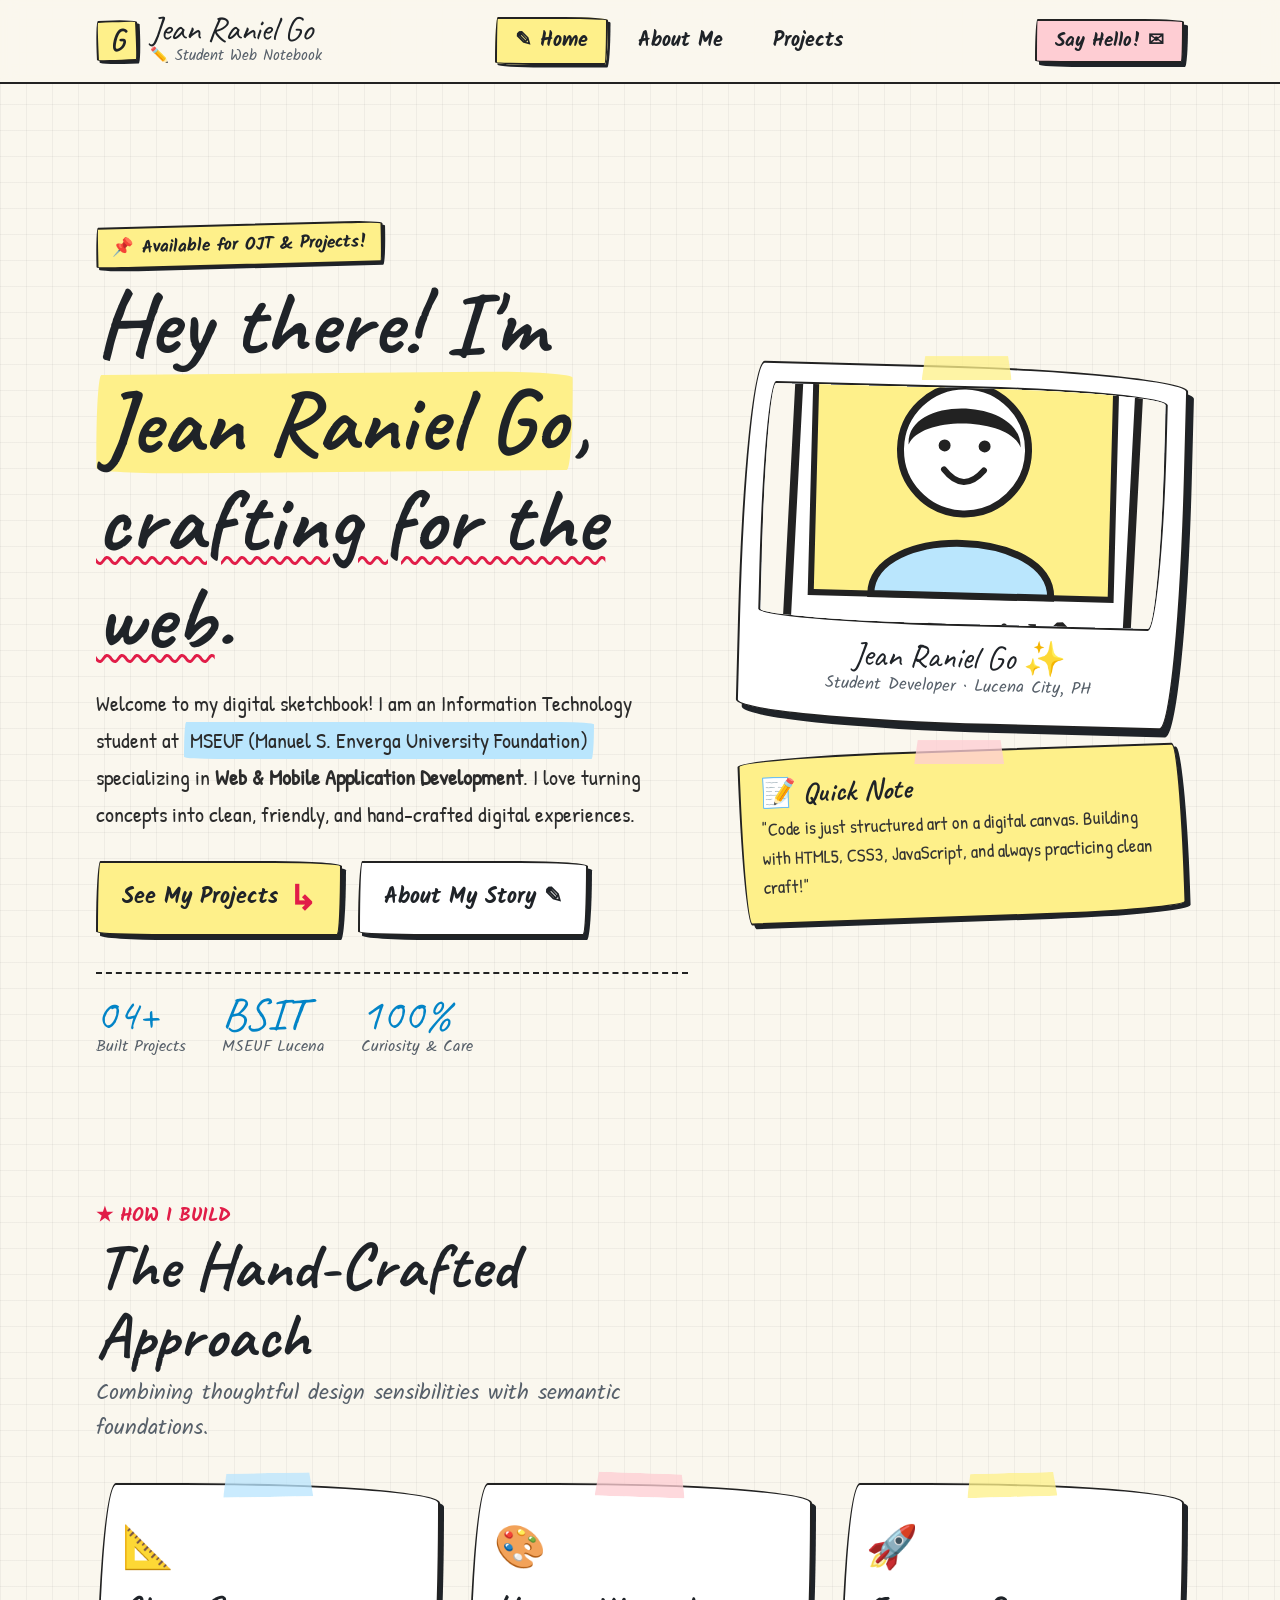
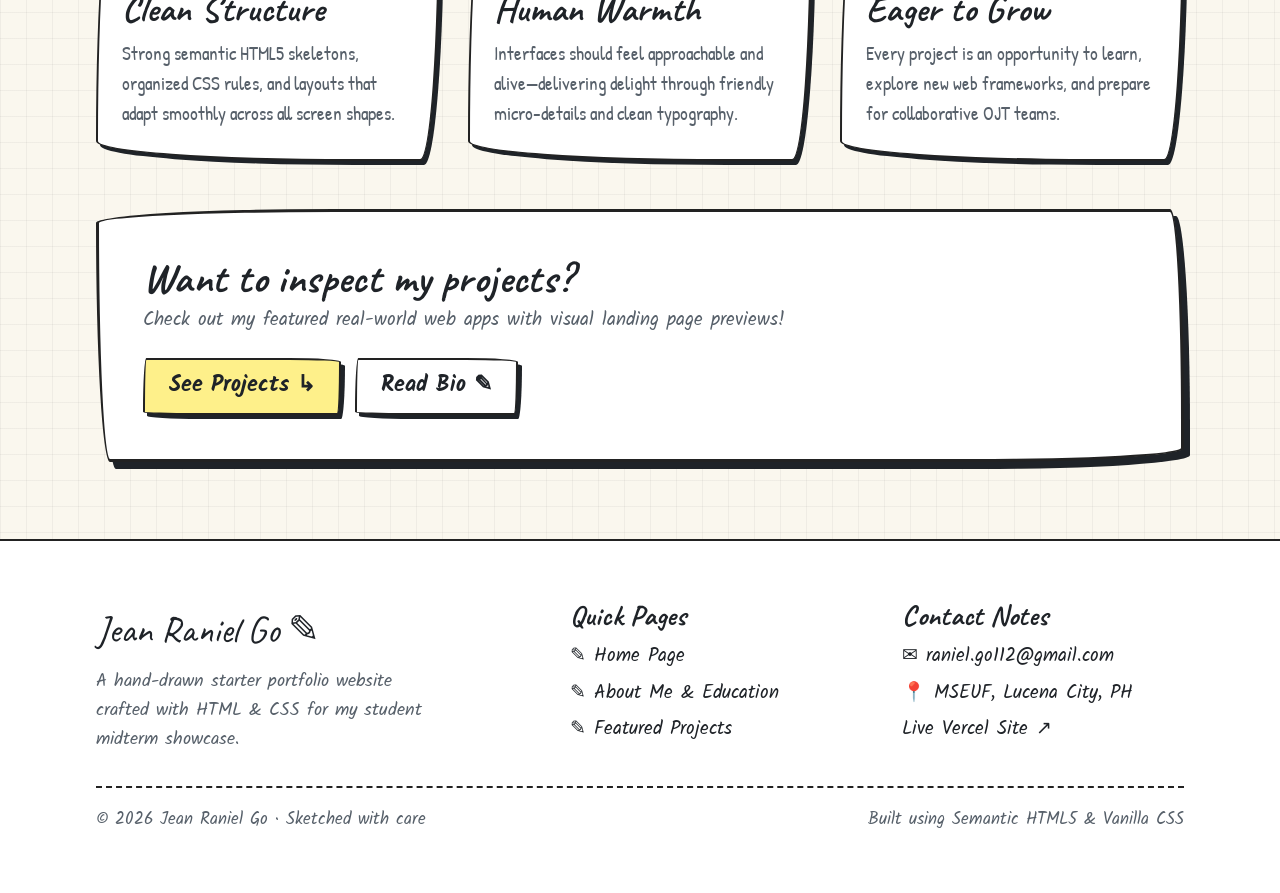
<file: index.html>
<!DOCTYPE html>
<html lang="en">
<head>
  <meta charset="UTF-8" />
  <meta name="viewport" content="width=device-width, initial-scale=1.0" />
  <meta name="description" content="Jean Raniel Go — Hand-Drawn Sketchbook Starter Portfolio. IT Student at MSEUF Lucena." />
  <title>Jean Raniel Go ✎ Hand-Drawn Portfolio</title>
  <link rel="icon" type="image/svg+xml" href="assets/favicon.svg" />
  <link rel="stylesheet" href="css/style.css" />
</head>
<body>

  <!-- ================================================
       SKETCHBOOK NAVBAR
       ================================================ -->
  <header class="sketch-nav" id="mainHeader">
    <div class="container sketch-nav-inner">
      <a href="index.html" class="sketch-brand" aria-label="Go to Homepage">
        <div class="sketch-avatar-icon">G</div>
        <div class="sketch-brand-text">
          <span class="sketch-brand-title">Jean Raniel Go</span>
          <span class="sketch-brand-sub">✏️ Student Web Notebook</span>
        </div>
      </a>

      <!-- Desktop Nav -->
      <nav aria-label="Primary Navigation">
        <ul class="sketch-nav-links">
          <li><a href="index.html" class="sketch-nav-link active" id="navHome">✎ Home</a></li>
          <li><a href="about.html" class="sketch-nav-link" id="navAbout">About Me</a></li>
          <li><a href="projects.html" class="sketch-nav-link" id="navProjects">Projects</a></li>
        </ul>
      </nav>

      <!-- Right Action & Mobile Button -->
      <div style="display: flex; align-items: center; gap: 10px;">
        <a href="about.html#contact" class="btn-sketch btn-sketch-pink sketch-nav-cta" style="padding: 6px 18px; font-size: 1rem;">
          Say Hello! ✉
        </a>
        <button class="sketch-mobile-toggle" id="sketchMobileToggle" aria-label="Toggle menu">
          Menu ☰
        </button>
      </div>
    </div>

    <!-- Mobile Menu Drawer -->
    <div class="sketch-mobile-drawer" id="sketchMobileDrawer">
      <a href="index.html" class="active">✎ Home <span>→</span></a>
      <a href="about.html">About Me <span>→</span></a>
      <a href="projects.html">Projects <span>→</span></a>
    </div>
  </header>

  <main id="main">
    <!-- ================================================
         HERO SECTION (SKETCHBOOK DESK)
         ================================================ -->
    <section class="section">
      <div class="container">
        <div class="hero-sketch-layout">

          <!-- Left Column: Hero Narrative -->
          <div>
            <div class="doodle-badge">
              <span>📌</span>
              <span>Available for OJT &amp; Projects!</span>
            </div>

            <h1 class="headline-hand">
              Hey there! I'm <br />
              <span class="highlight-yellow">Jean Raniel Go</span>, <br />
              <span class="squiggly-underline">crafting for the web</span>.
            </h1>

            <p class="hero-hand-intro">
              Welcome to my digital sketchbook! I am an Information Technology student at 
              <span class="highlight-blue">MSEUF (Manuel S. Enverga University Foundation)</span> specializing in 
              <strong>Web &amp; Mobile Application Development</strong>. I love turning concepts into clean, friendly, and hand-crafted digital experiences.
            </p>

            <div class="hero-hand-actions">
              <a href="projects.html" class="btn-sketch btn-sketch-primary">
                <span>See My Projects</span>
                <span class="doodle-arrow">↳</span>
              </a>
              <a href="about.html" class="btn-sketch btn-sketch-secondary">
                <span>About My Story ✎</span>
              </a>
            </div>

            <!-- Sketchy Stats Row -->
            <div class="sketch-metrics-row">
              <div class="sketch-metric-item">
                <span class="metric-val-hand">04+</span>
                <span class="metric-lbl-hand">Built Projects</span>
              </div>
              <div class="sketch-metric-item">
                <span class="metric-val-hand">BSIT</span>
                <span class="metric-lbl-hand">MSEUF Lucena</span>
              </div>
              <div class="sketch-metric-item">
                <span class="metric-val-hand">100%</span>
                <span class="metric-lbl-hand">Curiosity &amp; Care</span>
              </div>
            </div>
          </div>

          <!-- Right Column: Polaroid Portrait & Sticky Note -->
          <div class="hero-sketch-visual">
            
            <!-- Polaroid Portrait Card with Washi Tape -->
            <article class="polaroid-profile-card">
              <div class="washi-tape-strip"></div>
              <div class="polaroid-img-frame">
                <img 
                  src="https://ranielgo-portfolio.vercel.app/assets/profile.jpg" 
                  alt="Jean Raniel Go - Portrait Sketch" 
                  onerror="this.onerror=null;this.src='assets/avatar-fallback.svg';"
                />
              </div>
              <div class="polaroid-caption">Jean Raniel Go ✨</div>
              <div class="polaroid-subcaption">Student Developer · Lucena City, PH</div>
            </article>

            <!-- Sticky Note Widget -->
            <aside class="sticky-note-box">
              <div class="washi-tape-strip washi-tape-pink-strip"></div>
              <h3 class="sticky-note-title">
                <span>📝</span>
                <span>Quick Note</span>
              </h3>
              <p class="sticky-note-content">
                "Code is just structured art on a digital canvas. Building with HTML5, CSS3, JavaScript, and always practicing clean craft!"
              </p>
            </aside>

          </div>
        </div>
      </div>
    </section>

    <!-- ================================================
         CRAFT PILLARS (DOODLE NOTEBOOK CARDS)
         ================================================ -->
    <section class="section" style="padding-top: 0;">
      <div class="container">
        <div style="max-width: 600px;">
          <span style="font-family: var(--font-kalam); color: var(--marker-pink-dark); font-weight: 700;">★ HOW I BUILD</span>
          <h2 style="font-size: clamp(2.4rem, 5vw, 3.6rem); margin-bottom: 6px;">The Hand-Crafted Approach</h2>
          <p class="subhead-hand">
            Combining thoughtful design sensibilities with semantic foundations.
          </p>
        </div>

        <div class="craft-sketch-grid">
          <!-- Pillar 1 -->
          <div class="craft-sketch-box">
            <div class="washi-tape-strip washi-tape-blue-strip"></div>
            <span class="craft-doodle-icon">📐</span>
            <h3 class="craft-sketch-title">Clean Structure</h3>
            <p class="craft-sketch-desc">
              Strong semantic HTML5 skeletons, organized CSS rules, and layouts that adapt smoothly across all screen shapes.
            </p>
          </div>

          <!-- Pillar 2 -->
          <div class="craft-sketch-box">
            <div class="washi-tape-strip washi-tape-pink-strip"></div>
            <span class="craft-doodle-icon">🎨</span>
            <h3 class="craft-sketch-title">Human Warmth</h3>
            <p class="craft-sketch-desc">
              Interfaces should feel approachable and alive—delivering delight through friendly micro-details and clean typography.
            </p>
          </div>

          <!-- Pillar 3 -->
          <div class="craft-sketch-box">
            <div class="washi-tape-strip"></div>
            <span class="craft-doodle-icon">🚀</span>
            <h3 class="craft-sketch-title">Eager to Grow</h3>
            <p class="craft-sketch-desc">
              Every project is an opportunity to learn, explore new web frameworks, and prepare for collaborative OJT teams.
            </p>
          </div>
        </div>

        <!-- Callout Banner Interconnecting Pages -->
        <aside class="sketch-cta-banner">
          <div>
            <h3 style="font-size: 2.2rem; margin-bottom: 4px;">Want to inspect my projects?</h3>
            <p style="font-family: var(--font-kalam); color: var(--ink-muted);">
              Check out my featured real-world web apps with visual landing page previews!
            </p>
          </div>
          <div style="display: flex; gap: 14px; flex-wrap: wrap;">
            <a href="projects.html" class="btn-sketch btn-sketch-primary">See Projects ↳</a>
            <a href="about.html" class="btn-sketch btn-sketch-secondary">Read Bio ✎</a>
          </div>
        </aside>

      </div>
    </section>
  </main>

  <!-- ================================================
       FOOTER
       ================================================ -->
  <footer class="sketch-footer">
    <div class="container">
      <div class="sketch-footer-grid">
        <div>
          <div class="sketch-footer-title">Jean Raniel Go ✎</div>
          <p style="font-family: var(--font-kalam); font-size: 0.95rem; color: var(--ink-muted); max-width: 340px; line-height: 1.6;">
            A hand-drawn starter portfolio website crafted with HTML &amp; CSS for my student midterm showcase.
          </p>
        </div>

        <div>
          <h4 style="font-size: 1.5rem; margin-bottom: 10px;">Quick Pages</h4>
          <ul class="sketch-footer-links">
            <li><a href="index.html">✎ Home Page</a></li>
            <li><a href="about.html">✎ About Me &amp; Education</a></li>
            <li><a href="projects.html">✎ Featured Projects</a></li>
          </ul>
        </div>

        <div>
          <h4 style="font-size: 1.5rem; margin-bottom: 10px;">Contact Notes</h4>
          <ul class="sketch-footer-links">
            <li>✉ raniel.go112@gmail.com</li>
            <li>📍 MSEUF, Lucena City, PH</li>
            <li><a href="https://ranielgo-portfolio.vercel.app" target="_blank" rel="noopener noreferrer">Live Vercel Site ↗</a></li>
          </ul>
        </div>
      </div>

      <div class="sketch-footer-bar">
        <div>© 2026 Jean Raniel Go · Sketched with care</div>
        <div>Built using Semantic HTML5 &amp; Vanilla CSS</div>
      </div>
    </div>
  </footer>

  <script src="js/main.js"></script>
</body>
</html>
</file>
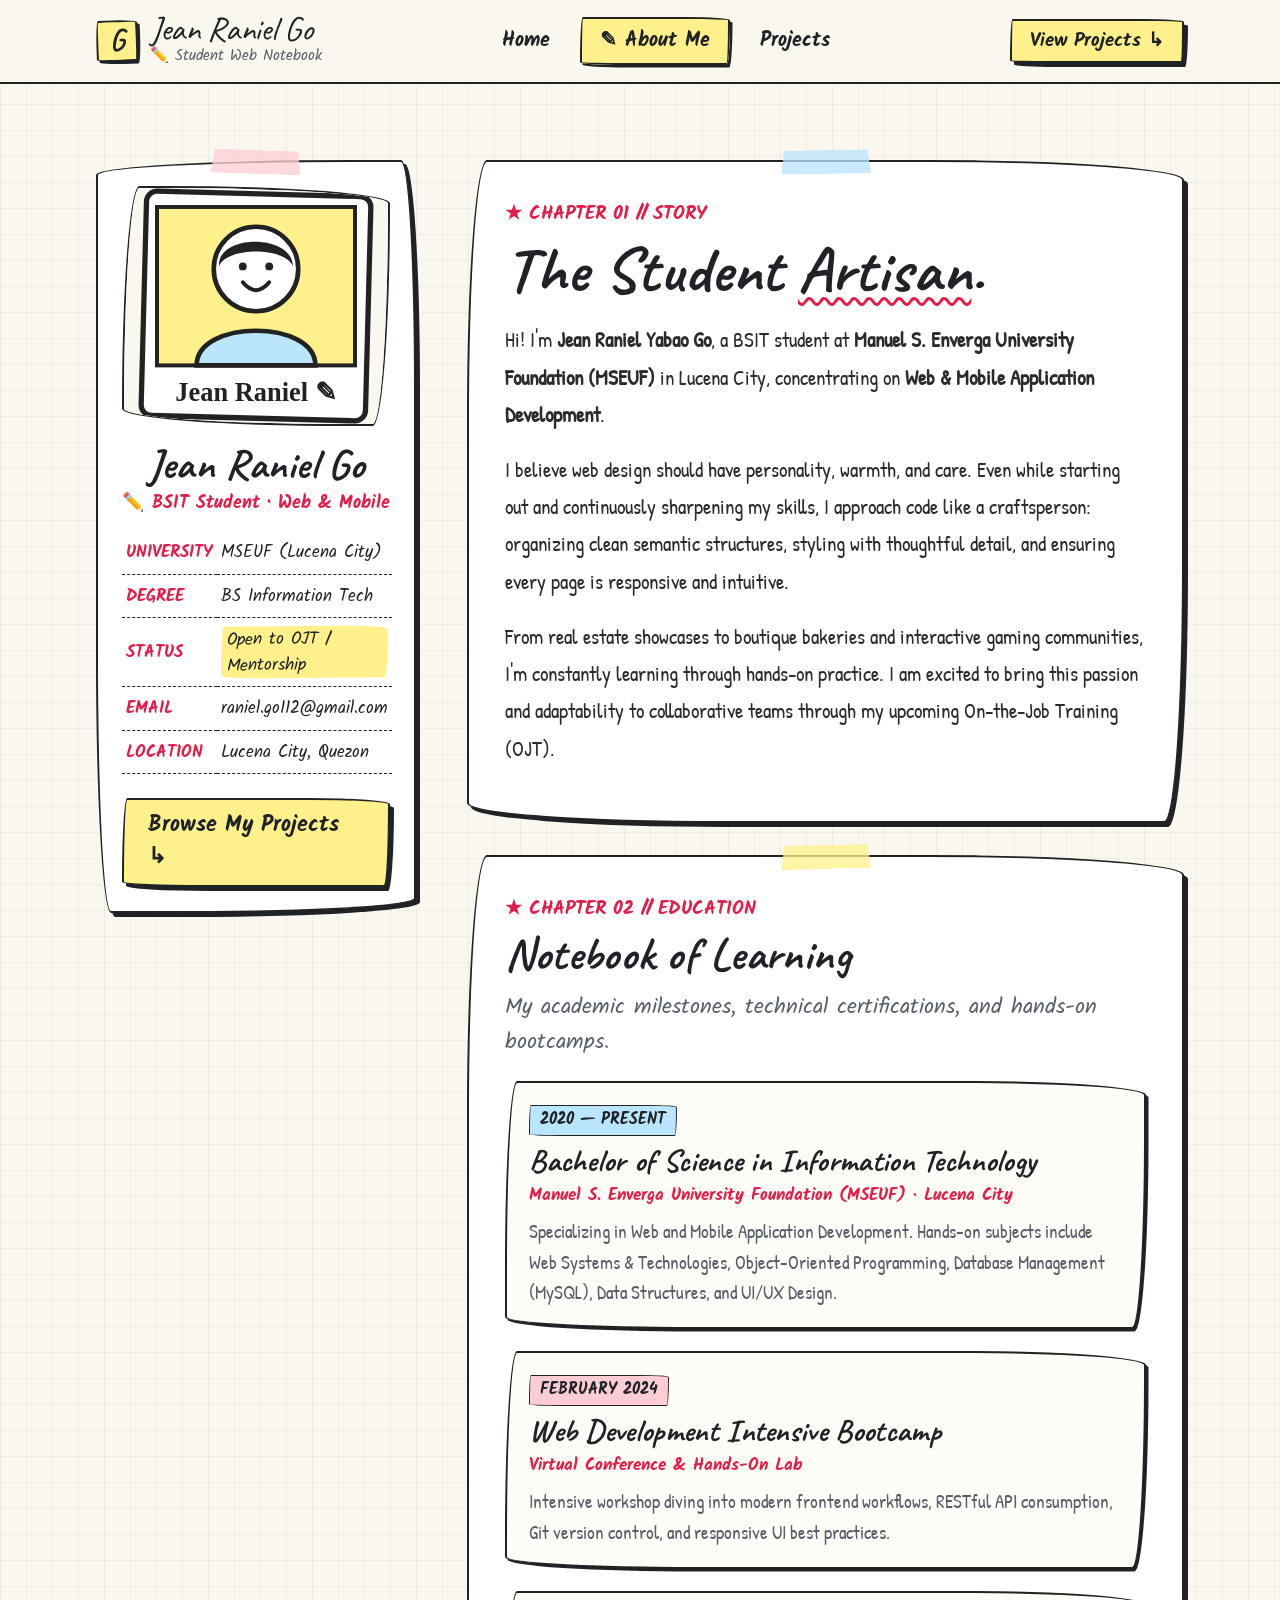
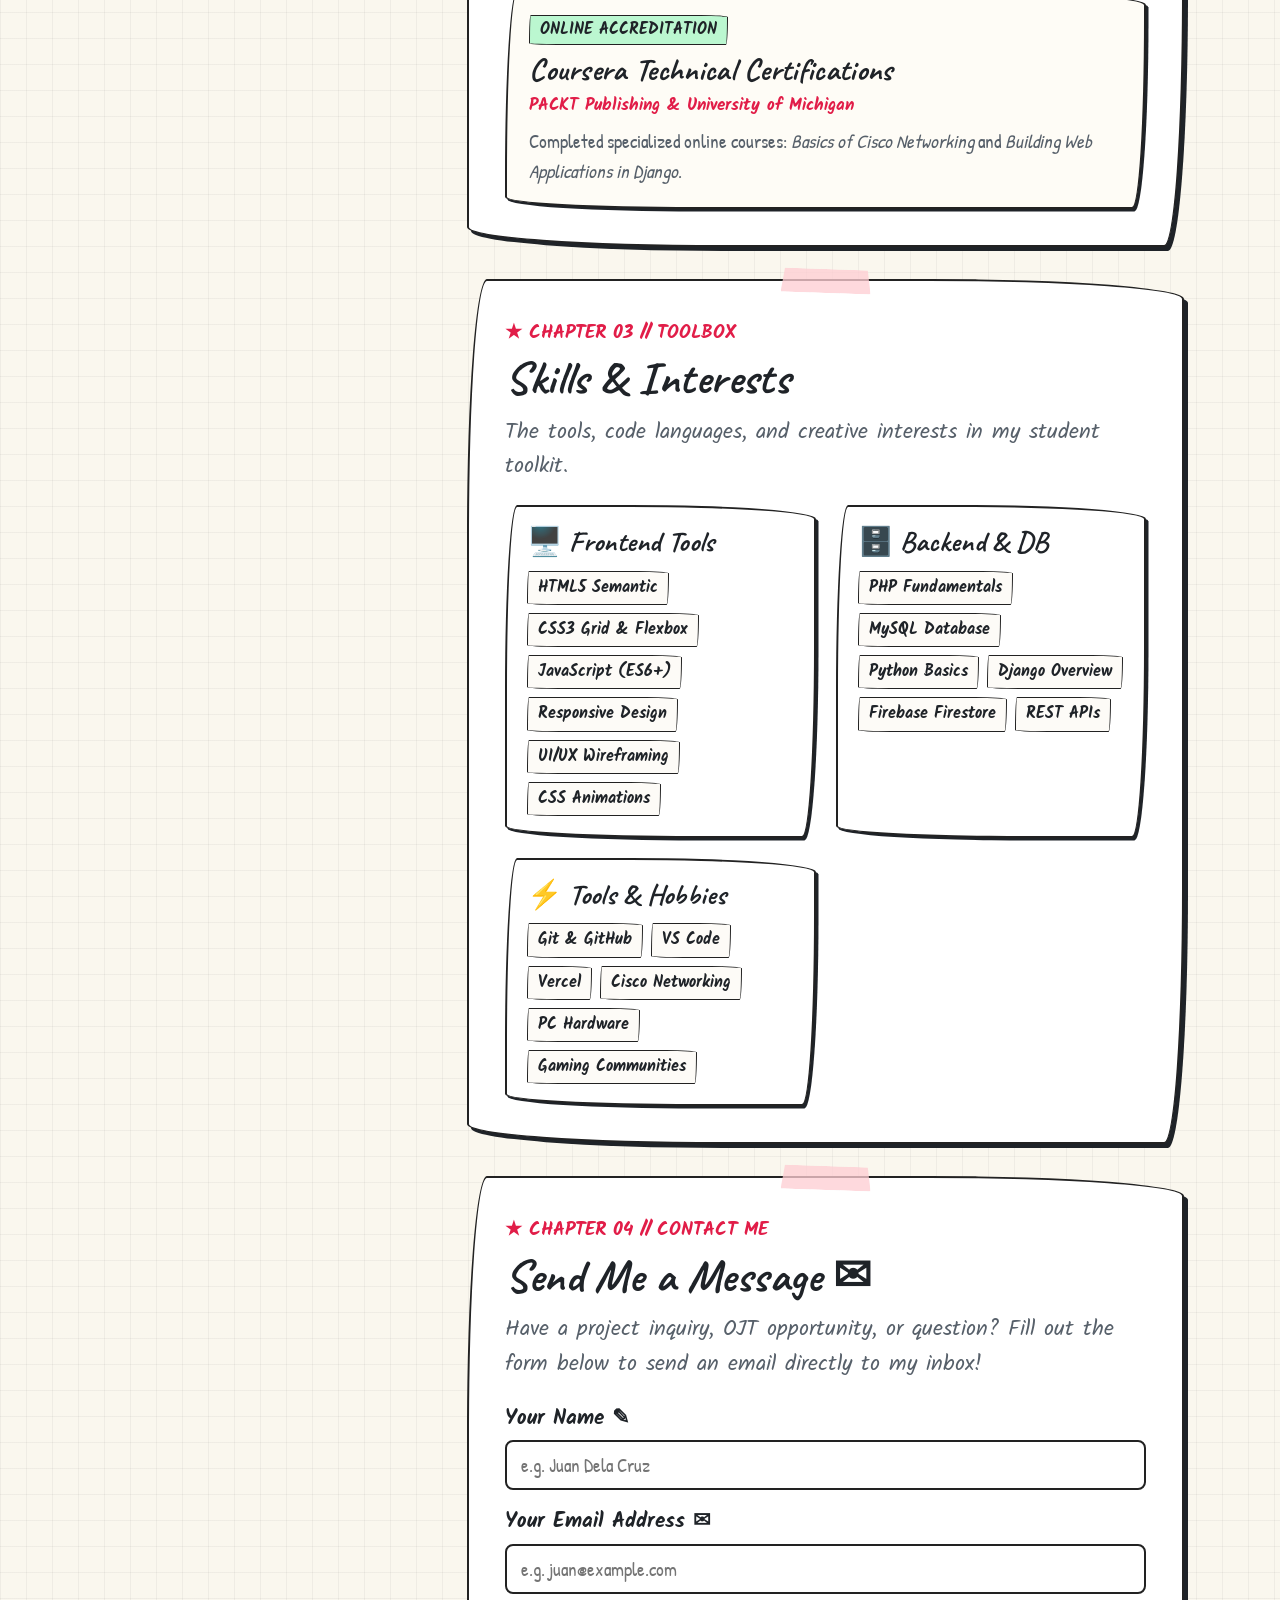
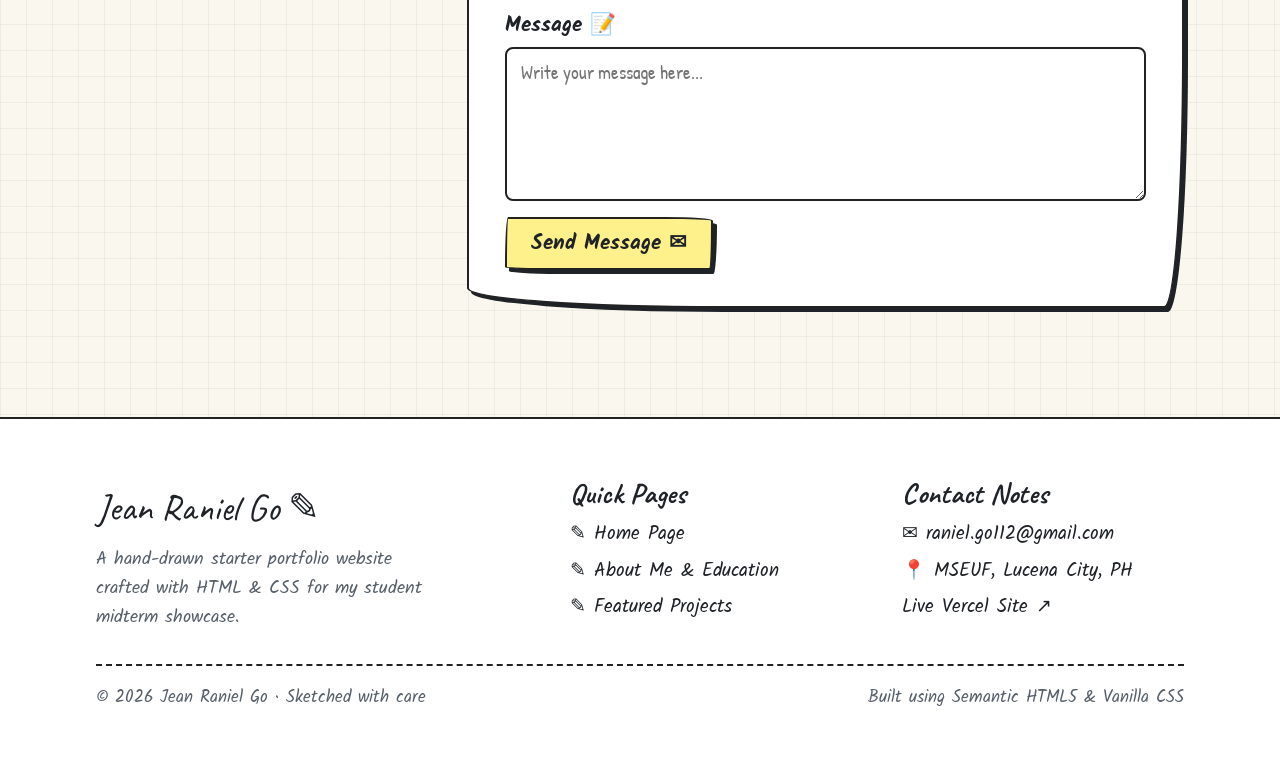
<file: about.html>
<!DOCTYPE html>
<html lang="en">
<head>
  <meta charset="UTF-8" />
  <meta name="viewport" content="width=device-width, initial-scale=1.0" />
  <meta name="description" content="About Jean Raniel Go — Biography, academic timeline at MSEUF, skills notebook, and hand-drawn web craft." />
  <title>About Me ✎ Jean Raniel Go</title>
  <link rel="icon" type="image/svg+xml" href="assets/favicon.svg" />
  <link rel="stylesheet" href="css/style.css" />
</head>
<body>

  <!-- ================================================
       SKETCHBOOK NAVBAR
       ================================================ -->
  <header class="sketch-nav" id="mainHeader">
    <div class="container sketch-nav-inner">
      <a href="index.html" class="sketch-brand" aria-label="Go to Homepage">
        <div class="sketch-avatar-icon">G</div>
        <div class="sketch-brand-text">
          <span class="sketch-brand-title">Jean Raniel Go</span>
          <span class="sketch-brand-sub">✏️ Student Web Notebook</span>
        </div>
      </a>

      <!-- Desktop Nav -->
      <nav aria-label="Primary Navigation">
        <ul class="sketch-nav-links">
          <li><a href="index.html" class="sketch-nav-link" id="navHome">Home</a></li>
          <li><a href="about.html" class="sketch-nav-link active" id="navAbout">✎ About Me</a></li>
          <li><a href="projects.html" class="sketch-nav-link" id="navProjects">Projects</a></li>
        </ul>
      </nav>

      <!-- Right Action & Mobile Button -->
      <div style="display: flex; align-items: center; gap: 10px;">
        <a href="projects.html" class="btn-sketch btn-sketch-primary sketch-nav-cta" style="padding: 6px 18px; font-size: 1rem;">
          View Projects ↳
        </a>
        <button class="sketch-mobile-toggle" id="sketchMobileToggle" aria-label="Toggle menu">
          Menu ☰
        </button>
      </div>
    </div>

    <!-- Mobile Menu Drawer -->
    <div class="sketch-mobile-drawer" id="sketchMobileDrawer">
      <a href="index.html">Home <span>→</span></a>
      <a href="about.html" class="active">✎ About Me <span>→</span></a>
      <a href="projects.html">Projects <span>→</span></a>
    </div>
  </header>

  <main id="main">
    <section class="section">
      <div class="container">
        
        <div class="about-sketch-layout">

          <!-- Left Column: Pinned Student Bio Card -->
          <aside class="about-sketch-sidebar">
            <div class="washi-tape-strip washi-tape-pink-strip"></div>
            
            <div class="about-photo-pin">
              <img 
                src="https://ranielgo-portfolio.vercel.app/assets/profile.jpg" 
                alt="Portrait of Jean Raniel Go" 
                onerror="this.onerror=null;this.src='assets/avatar-fallback.svg';"
              />
            </div>

            <h2 style="font-size: 2.2rem; text-align: center; margin-bottom: 2px;">Jean Raniel Go</h2>
            <div style="font-family: var(--font-kalam); font-size: 0.95rem; text-align: center; color: var(--marker-pink-dark); font-weight: 700; margin-bottom: 14px;">
              ✏️ BSIT Student · Web &amp; Mobile
            </div>

            <!-- Hand-Drawn Spec Table -->
            <table class="sketch-meta-table">
              <tbody>
                <tr>
                  <td>UNIVERSITY</td>
                  <td>MSEUF (Lucena City)</td>
                </tr>
                <tr>
                  <td>DEGREE</td>
                  <td>BS Information Tech</td>
                </tr>
                <tr>
                  <td>STATUS</td>
                  <td><span class="highlight-yellow">Open to OJT / Mentorship</span></td>
                </tr>
                <tr>
                  <td>EMAIL</td>
                  <td>raniel.go112@gmail.com</td>
                </tr>
                <tr>
                  <td>LOCATION</td>
                  <td>Lucena City, Quezon</td>
                </tr>
              </tbody>
            </table>

            <div style="margin-top: 24px;">
              <a href="projects.html" class="btn-sketch btn-sketch-primary" style="width: 100%;">
                <span>Browse My Projects ↳</span>
              </a>
            </div>
          </aside>

          <!-- Right Column: Biography, Timeline, Skills -->
          <div>
            
            <!-- Biography Card -->
            <article class="sketch-bio-card">
              <div class="washi-tape-strip washi-tape-blue-strip"></div>
              <span style="font-family: var(--font-kalam); color: var(--marker-pink-dark); font-weight: 700;">★ CHAPTER 01 // STORY</span>
              <h1 class="headline-hand" style="font-size: clamp(2.6rem, 5vw, 4rem); margin-block: 6px 16px;">
                The Student <span class="squiggly-underline">Artisan</span>.
              </h1>

              <p class="sketch-bio-p">
                Hi! I'm <strong>Jean Raniel Yabao Go</strong>, a BSIT student at 
                <strong>Manuel S. Enverga University Foundation (MSEUF)</strong> in Lucena City, concentrating on 
                <strong>Web &amp; Mobile Application Development</strong>.
              </p>

              <p class="sketch-bio-p">
                I believe web design should have personality, warmth, and care. Even while starting out and continuously sharpening my skills, I approach code like a craftsperson: organizing clean semantic structures, styling with thoughtful detail, and ensuring every page is responsive and intuitive.
              </p>

              <p class="sketch-bio-p">
                From real estate showcases to boutique bakeries and interactive gaming communities, I'm constantly learning through hands-on practice. I am excited to bring this passion and adaptability to collaborative teams through my upcoming On-the-Job Training (OJT).
              </p>
            </article>

            <!-- Educational Background Timeline -->
            <article class="sketch-bio-card">
              <div class="washi-tape-strip"></div>
              <span style="font-family: var(--font-kalam); color: var(--marker-pink-dark); font-weight: 700;">★ CHAPTER 02 // EDUCATION</span>
              <h2 style="font-size: 2.4rem; margin-block: 6px 12px;">Notebook of Learning</h2>
              <p class="subhead-hand">
                My academic milestones, technical certifications, and hands-on bootcamps.
              </p>

              <div class="sketch-timeline">
                <!-- Timeline 1 -->
                <div class="sketch-timeline-card">
                  <span class="timeline-year-stamp">2020 — PRESENT</span>
                  <h3 class="timeline-title-hand">Bachelor of Science in Information Technology</h3>
                  <div class="timeline-inst-hand">Manuel S. Enverga University Foundation (MSEUF) · Lucena City</div>
                  <p style="font-size: 1rem; line-height: 1.6; color: var(--ink-muted);">
                    Specializing in Web and Mobile Application Development. Hands-on subjects include Web Systems &amp; Technologies, Object-Oriented Programming, Database Management (MySQL), Data Structures, and UI/UX Design.
                  </p>
                </div>

                <!-- Timeline 2 -->
                <div class="sketch-timeline-card">
                  <span class="timeline-year-stamp" style="background: var(--marker-pink);">FEBRUARY 2024</span>
                  <h3 class="timeline-title-hand">Web Development Intensive Bootcamp</h3>
                  <div class="timeline-inst-hand">Virtual Conference &amp; Hands-On Lab</div>
                  <p style="font-size: 1rem; line-height: 1.6; color: var(--ink-muted);">
                    Intensive workshop diving into modern frontend workflows, RESTful API consumption, Git version control, and responsive UI best practices.
                  </p>
                </div>

                <!-- Timeline 3 -->
                <div class="sketch-timeline-card">
                  <span class="timeline-year-stamp" style="background: var(--marker-mint);">ONLINE ACCREDITATION</span>
                  <h3 class="timeline-title-hand">Coursera Technical Certifications</h3>
                  <div class="timeline-inst-hand">PACKT Publishing &amp; University of Michigan</div>
                  <p style="font-size: 1rem; line-height: 1.6; color: var(--ink-muted);">
                    Completed specialized online courses: <em>Basics of Cisco Networking</em> and <em>Building Web Applications in Django</em>.
                  </p>
                </div>
              </div>
            </article>

            <!-- Skills & Interests -->
            <article class="sketch-bio-card">
              <div class="washi-tape-strip washi-tape-pink-strip"></div>
              <span style="font-family: var(--font-kalam); color: var(--marker-pink-dark); font-weight: 700;">★ CHAPTER 03 // TOOLBOX</span>
              <h2 style="font-size: 2.4rem; margin-block: 6px 12px;">Skills &amp; Interests</h2>
              <p class="subhead-hand">
                The tools, code languages, and creative interests in my student toolkit.
              </p>

              <div class="sketch-skills-grid">
                <!-- Frontend -->
                <div class="sketch-skill-box">
                  <h3 class="sketch-skill-title">
                    <span>🖥️</span>
                    <span>Frontend Tools</span>
                  </h3>
                  <div class="sketch-pill-tags">
                    <span class="sketch-tag-chip">HTML5 Semantic</span>
                    <span class="sketch-tag-chip">CSS3 Grid &amp; Flexbox</span>
                    <span class="sketch-tag-chip">JavaScript (ES6+)</span>
                    <span class="sketch-tag-chip">Responsive Design</span>
                    <span class="sketch-tag-chip">UI/UX Wireframing</span>
                    <span class="sketch-tag-chip">CSS Animations</span>
                  </div>
                </div>

                <!-- Backend -->
                <div class="sketch-skill-box">
                  <h3 class="sketch-skill-title">
                    <span>🗄️</span>
                    <span>Backend &amp; DB</span>
                  </h3>
                  <div class="sketch-pill-tags">
                    <span class="sketch-tag-chip">PHP Fundamentals</span>
                    <span class="sketch-tag-chip">MySQL Database</span>
                    <span class="sketch-tag-chip">Python Basics</span>
                    <span class="sketch-tag-chip">Django Overview</span>
                    <span class="sketch-tag-chip">Firebase Firestore</span>
                    <span class="sketch-tag-chip">REST APIs</span>
                  </div>
                </div>

                <!-- Mobile & Tools -->
                <div class="sketch-skill-box">
                  <h3 class="sketch-skill-title">
                    <span>⚡</span>
                    <span>Tools &amp; Hobbies</span>
                  </h3>
                  <div class="sketch-pill-tags">
                    <span class="sketch-tag-chip">Git &amp; GitHub</span>
                    <span class="sketch-tag-chip">VS Code</span>
                    <span class="sketch-tag-chip">Vercel</span>
                    <span class="sketch-tag-chip">Cisco Networking</span>
                    <span class="sketch-tag-chip">PC Hardware</span>
                    <span class="sketch-tag-chip">Gaming Communities</span>
                  </div>
                </div>
              </div>
            </article>

            <!-- Interactive Contact Form -->
            <article class="sketch-bio-card" id="contact">
              <div class="washi-tape-strip washi-tape-pink-strip"></div>
              <span style="font-family: var(--font-kalam); color: var(--marker-pink-dark); font-weight: 700;">★ CHAPTER 04 // CONTACT ME</span>
              <h2 style="font-size: 2.4rem; margin-block: 6px 12px;">Send Me a Message ✉</h2>
              <p class="subhead-hand">
                Have a project inquiry, OJT opportunity, or question? Fill out the form below to send an email directly to my inbox!
              </p>

              <form id="contactForm" style="display: flex; flex-direction: column; gap: 16px; margin-top: 20px;">
                <!-- Web3Forms Key & Redirect -->
                <input type="hidden" name="access_key" value="f10f819f-e9cb-46de-b2c2-6d79b23ec344" />
                <input type="hidden" name="subject" value="New Portfolio Message from Jean Raniel's Website" />

                <div style="display: flex; flex-direction: column; gap: 6px;">
                  <label style="font-family: var(--font-kalam); font-weight: 700; font-size: 1.1rem; color: var(--ink-dark);">Your Name ✎</label>
                  <input type="text" name="name" placeholder="e.g. Juan Dela Cruz" required style="padding: 10px 14px; font-family: inherit; font-size: 1rem; border: 2px solid var(--ink-border); border-radius: 8px; background: #fff;" />
                </div>

                <div style="display: flex; flex-direction: column; gap: 6px;">
                  <label style="font-family: var(--font-kalam); font-weight: 700; font-size: 1.1rem; color: var(--ink-dark);">Your Email Address ✉</label>
                  <input type="email" name="email" placeholder="e.g. juan@example.com" required style="padding: 10px 14px; font-family: inherit; font-size: 1rem; border: 2px solid var(--ink-border); border-radius: 8px; background: #fff;" />
                </div>

                <div style="display: flex; flex-direction: column; gap: 6px;">
                  <label style="font-family: var(--font-kalam); font-weight: 700; font-size: 1.1rem; color: var(--ink-dark);">Message 📝</label>
                  <textarea name="message" rows="5" placeholder="Write your message here..." required style="padding: 10px 14px; font-family: inherit; font-size: 1rem; border: 2px solid var(--ink-border); border-radius: 8px; background: #fff; resize: vertical;"></textarea>
                </div>

                <button type="submit" id="submitBtn" class="btn-sketch btn-sketch-primary" style="align-self: flex-start; font-size: 1.1rem; padding: 8px 24px;">
                  Send Message ✉
                </button>
              </form>

              <!-- Hand-Drawn Toast Notification Container -->
              <div id="toastNotif" style="display: none; margin-top: 18px; padding: 14px 20px; border: 2px solid var(--ink-border); border-radius: 12px; background: #e6f4ea; color: #137333; font-family: var(--font-kalam); font-size: 1.15rem; font-weight: 700; align-items: center; gap: 10px; box-shadow: 4px 4px 0 var(--ink-dark);">
                <span>Message sent successfully! Thanks for reaching out.</span>
              </div>
            </article>

          </div>
        </div>

      </div>
    </section>
  </main>

  <!-- ================================================
       FOOTER
       ================================================ -->
  <footer class="sketch-footer">
    <div class="container">
      <div class="sketch-footer-grid">
        <div>
          <div class="sketch-footer-title">Jean Raniel Go ✎</div>
          <p style="font-family: var(--font-kalam); font-size: 0.95rem; color: var(--ink-muted); max-width: 340px; line-height: 1.6;">
            A hand-drawn starter portfolio website crafted with HTML &amp; CSS for my student midterm showcase.
          </p>
        </div>

        <div>
          <h4 style="font-size: 1.5rem; margin-bottom: 10px;">Quick Pages</h4>
          <ul class="sketch-footer-links">
            <li><a href="index.html">✎ Home Page</a></li>
            <li><a href="about.html">✎ About Me &amp; Education</a></li>
            <li><a href="projects.html">✎ Featured Projects</a></li>
          </ul>
        </div>

        <div>
          <h4 style="font-size: 1.5rem; margin-bottom: 10px;">Contact Notes</h4>
          <ul class="sketch-footer-links">
            <li>✉ raniel.go112@gmail.com</li>
            <li>📍 MSEUF, Lucena City, PH</li>
            <li><a href="https://ranielgo-portfolio.vercel.app" target="_blank" rel="noopener noreferrer">Live Vercel Site ↗</a></li>
          </ul>
        </div>
      </div>

      <div class="sketch-footer-bar">
        <div>© 2026 Jean Raniel Go · Sketched with care</div>
        <div>Built using Semantic HTML5 &amp; Vanilla CSS</div>
      </div>
    </div>
  </footer>

  <script src="js/main.js"></script>
</body>
</html>
</file>
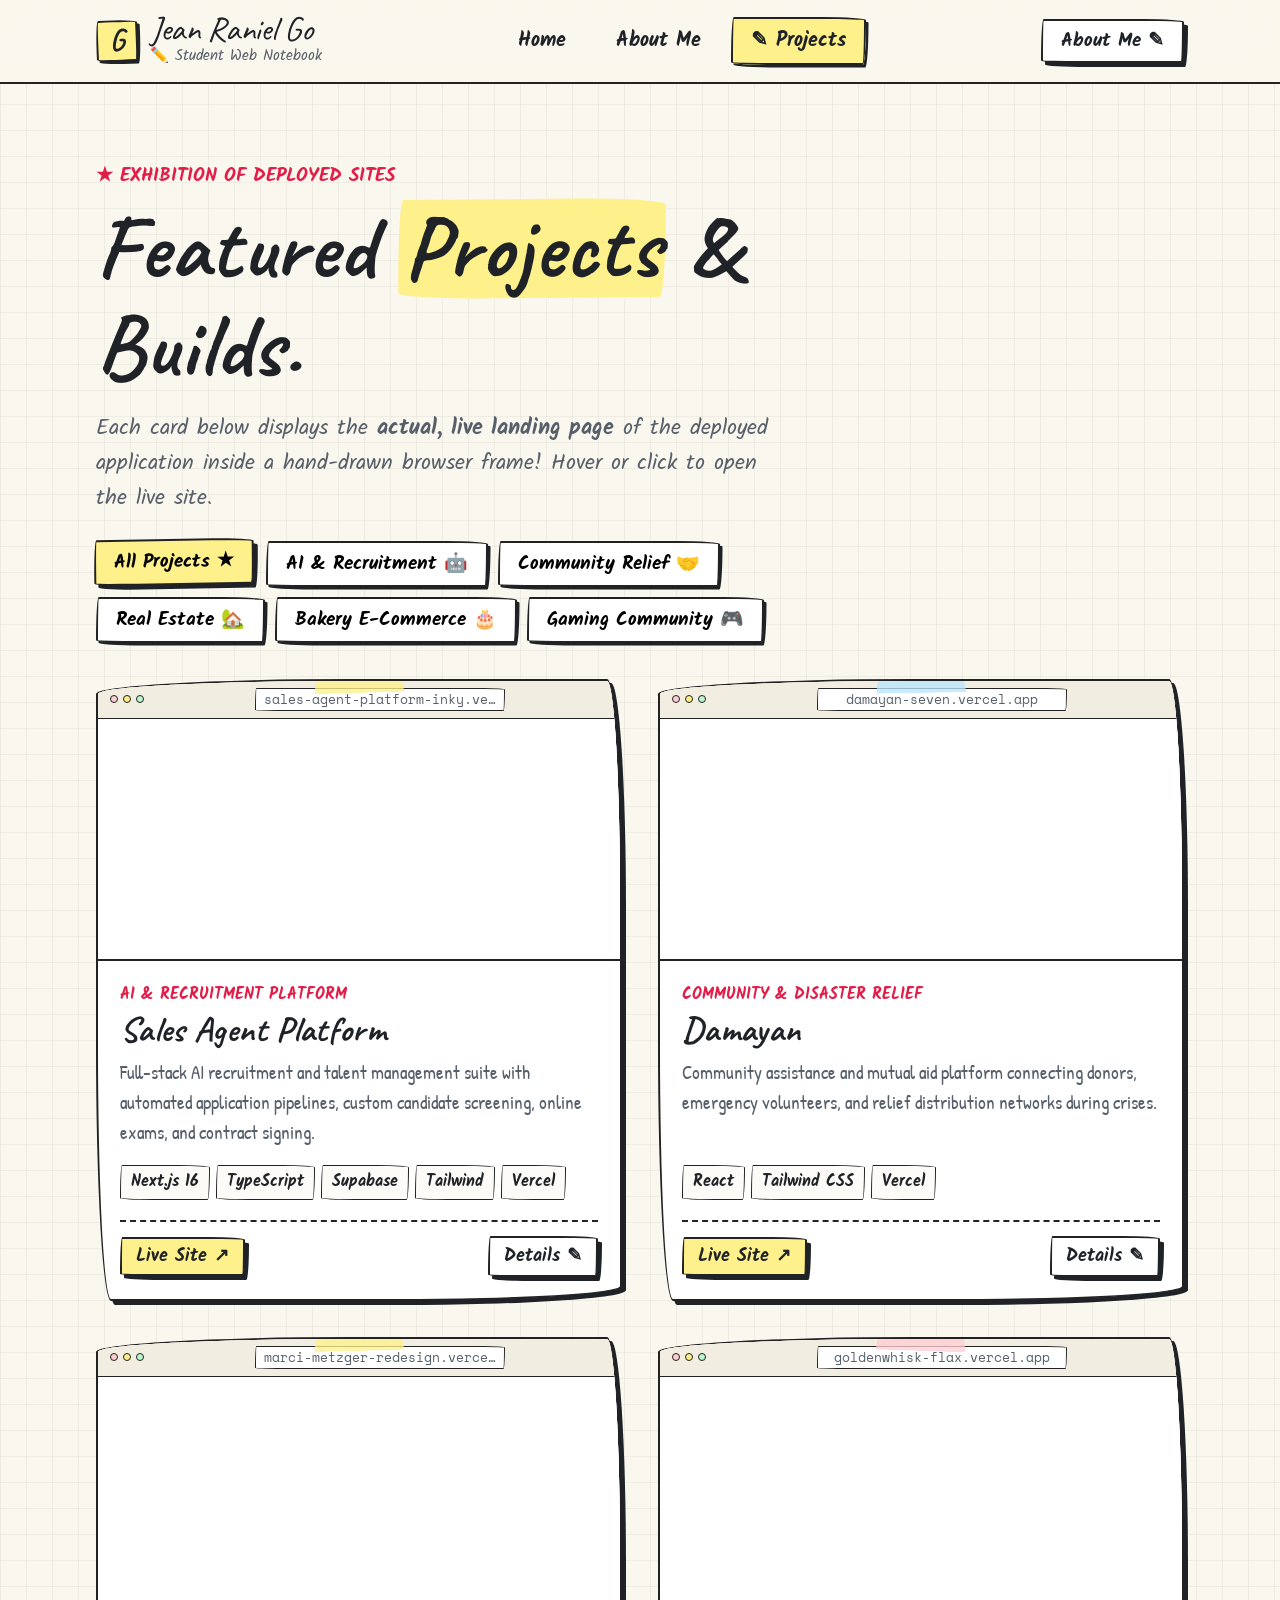
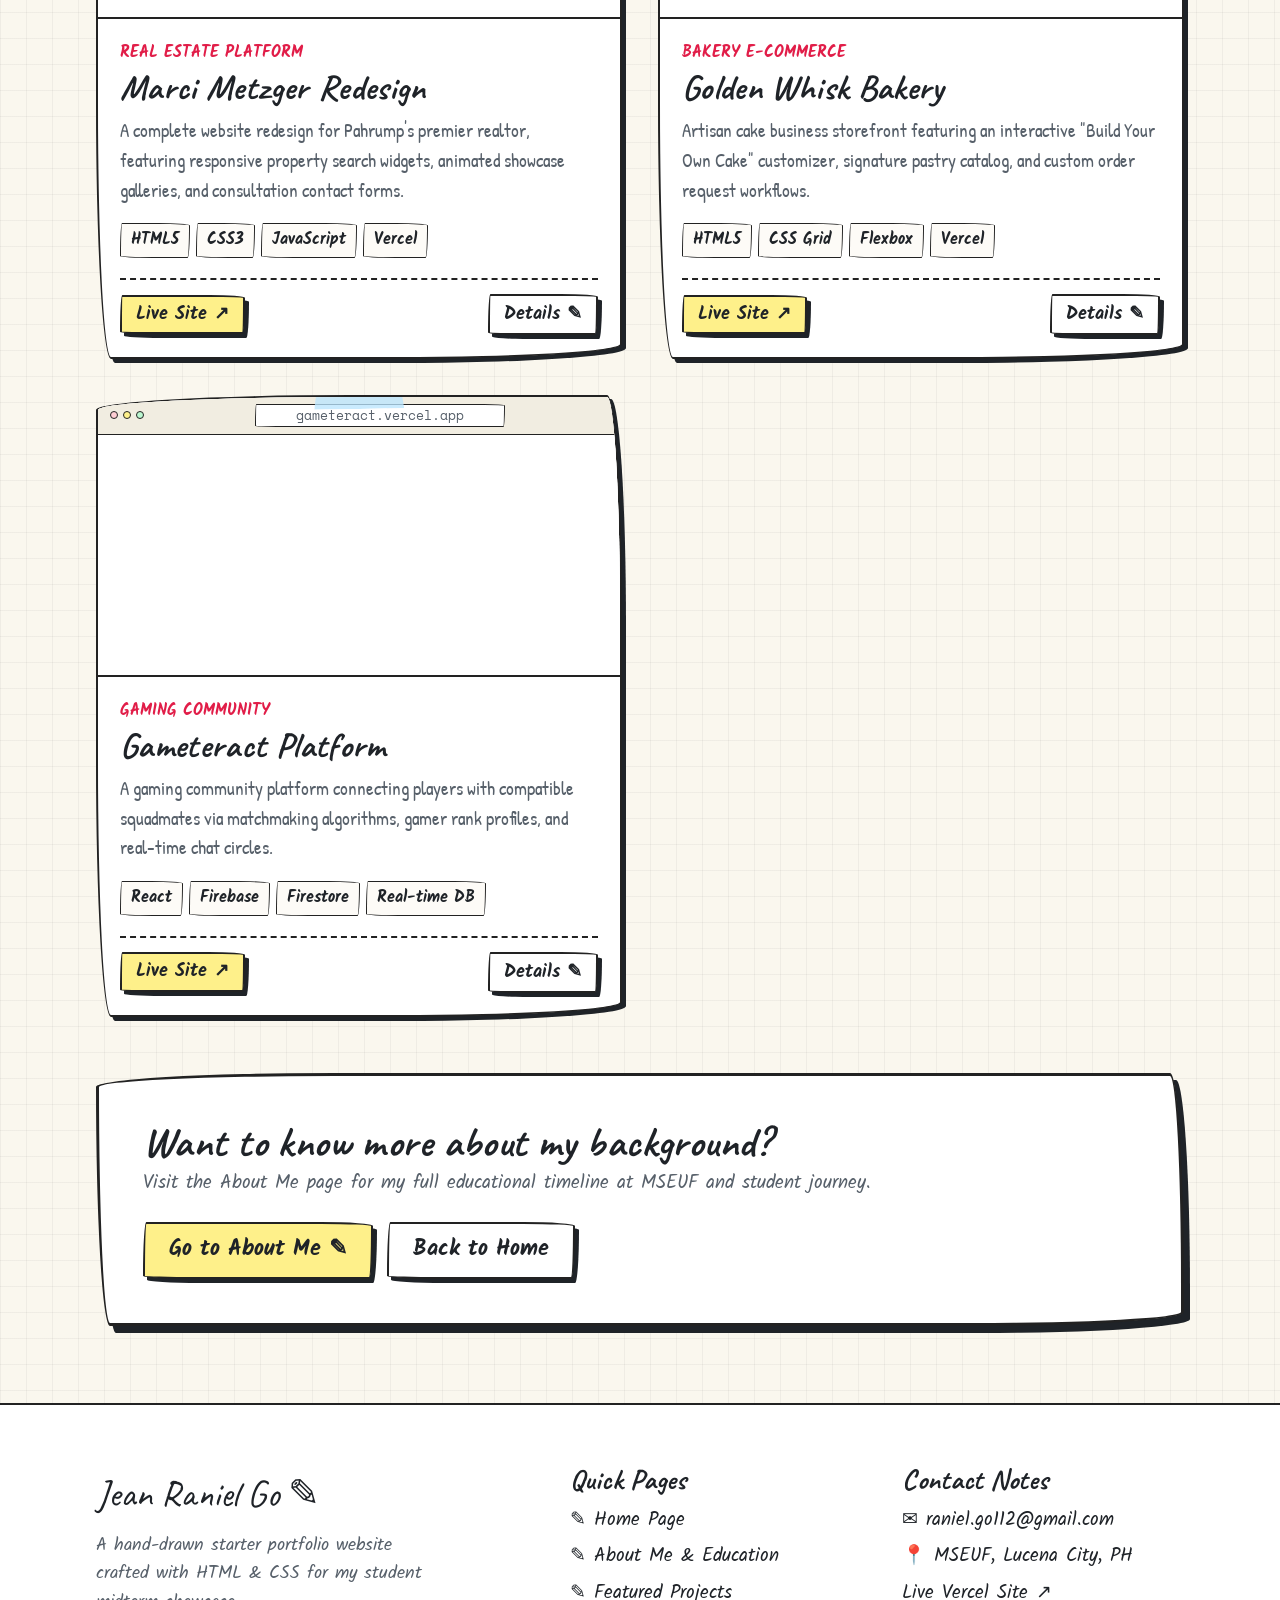
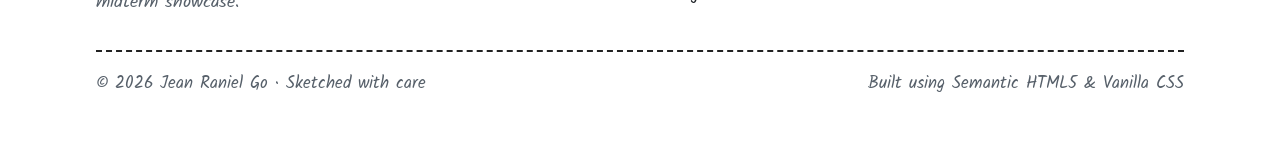
<file: projects.html>
<!DOCTYPE html>
<html lang="en">
<head>
  <meta charset="UTF-8" />
  <meta name="viewport" content="width=device-width, initial-scale=1.0" />
  <meta name="description" content="Projects by Jean Raniel Go — Hand-drawn portfolio showcase featuring the actual live landing page of each deployed web application." />
  <title>Projects ✎ Jean Raniel Go</title>
  <link rel="icon" type="image/svg+xml" href="assets/favicon.svg" />
  <link rel="stylesheet" href="css/style.css" />
</head>
<body>

  <!-- ================================================
       SKETCHBOOK NAVBAR
       ================================================ -->
  <header class="sketch-nav" id="mainHeader">
    <div class="container sketch-nav-inner">
      <a href="index.html" class="sketch-brand" aria-label="Go to Homepage">
        <div class="sketch-avatar-icon">G</div>
        <div class="sketch-brand-text">
          <span class="sketch-brand-title">Jean Raniel Go</span>
          <span class="sketch-brand-sub">✏️ Student Web Notebook</span>
        </div>
      </a>

      <!-- Desktop Nav -->
      <nav aria-label="Primary Navigation">
        <ul class="sketch-nav-links">
          <li><a href="index.html" class="sketch-nav-link" id="navHome">Home</a></li>
          <li><a href="about.html" class="sketch-nav-link" id="navAbout">About Me</a></li>
          <li><a href="projects.html" class="sketch-nav-link active" id="navProjects">✎ Projects</a></li>
        </ul>
      </nav>

      <!-- Right Action & Mobile Button -->
      <div style="display: flex; align-items: center; gap: 10px;">
        <a href="about.html" class="btn-sketch btn-sketch-secondary sketch-nav-cta" style="padding: 6px 18px; font-size: 1rem;">
          About Me ✎
        </a>
        <button class="sketch-mobile-toggle" id="sketchMobileToggle" aria-label="Toggle menu">
          Menu ☰
        </button>
      </div>
    </div>

    <!-- Mobile Menu Drawer -->
    <div class="sketch-mobile-drawer" id="sketchMobileDrawer">
      <a href="index.html">Home <span>→</span></a>
      <a href="about.html">About Me <span>→</span></a>
      <a href="projects.html" class="active">✎ Projects <span>→</span></a>
    </div>
  </header>

  <main id="main">
    <section class="section">
      <div class="container">
        
        <!-- Header -->
        <div style="max-width: 680px;">
          <span style="font-family: var(--font-kalam); color: var(--marker-pink-dark); font-weight: 700;">★ EXHIBITION OF DEPLOYED SITES</span>
          <h1 class="headline-hand">
            Featured <span class="highlight-yellow">Projects</span> &amp; Builds.
          </h1>
          <p class="subhead-hand">
            Each card below displays the <strong>actual, live landing page</strong> of the deployed application inside a hand-drawn browser frame! Hover or click to open the live site.
          </p>

          <!-- Hand-Drawn Filter Buttons -->
          <div class="sketch-filter-bar" role="tablist" aria-label="Project Filters">
            <button class="sketch-filter-btn active" data-filter="all" role="tab">All Projects ★</button>
            <button class="sketch-filter-btn" data-filter="ai" role="tab">AI & Recruitment 🤖</button>
            <button class="sketch-filter-btn" data-filter="community" role="tab">Community Relief 🤝</button>
            <button class="sketch-filter-btn" data-filter="realestate" role="tab">Real Estate 🏡</button>
            <button class="sketch-filter-btn" data-filter="ecommerce" role="tab">Bakery E-Commerce 🎂</button>
            <button class="sketch-filter-btn" data-filter="gaming" role="tab">Gaming Community 🎮</button>
          </div>
        </div>

        <!-- Hand-Drawn Projects Grid -->
        <div class="sketch-projects-grid" id="sketchProjectsGrid">

          <!-- ==============================================
               Project: Sales Agent Platform
               ============================================== -->
          <article class="sketch-project-card" data-category="ai">
            <div class="washi-tape-strip"></div>
            
            <!-- Actual Live Landing Page in Browser Frame -->
            <div class="sketch-browser-frame">
              <div class="sketch-browser-bar">
                <div class="sketch-dots">
                  <span class="s-dot s-dot-1"></span>
                  <span class="s-dot s-dot-2"></span>
                  <span class="s-dot s-dot-3"></span>
                </div>
                <div class="sketch-url-bar">sales-agent-platform-inky.vercel.app</div>
              </div>

              <!-- Live Viewport -->
              <div class="live-landing-viewport">
                <div class="live-landing-scaler">
                  <iframe 
                    src="https://sales-agent-platform-inky.vercel.app/" 
                    title="Sales Agent Platform Actual Live Landing Page" 
                    loading="lazy" 
                    tabindex="-1"
                  ></iframe>
                </div>
                <a href="https://sales-agent-platform-inky.vercel.app/" target="_blank" rel="noopener noreferrer" class="live-landing-overlay" aria-label="Open Sales Agent Platform in new tab">
                  <span class="preview-open-badge">Open Live Landing Page ↗</span>
                </a>
              </div>
            </div>

            <!-- Card Body -->
            <div class="sketch-project-body">
              <span class="sketch-project-category">AI &amp; Recruitment Platform</span>
              <h2 class="sketch-project-name">Sales Agent Platform</h2>
              <p class="sketch-project-desc">
                Full-stack AI recruitment and talent management suite with automated application pipelines, custom candidate screening, online exams, and contract signing.
              </p>
              <div class="sketch-project-tags">
                <span class="sketch-tag-chip">Next.js 16</span>
                <span class="sketch-tag-chip">TypeScript</span>
                <span class="sketch-tag-chip">Supabase</span>
                <span class="sketch-tag-chip">Tailwind</span>
                <span class="sketch-tag-chip">Vercel</span>
              </div>
              <div class="sketch-project-footer">
                <a href="https://sales-agent-platform-inky.vercel.app/" target="_blank" rel="noopener noreferrer" class="btn-sketch btn-sketch-primary" style="padding: 4px 14px; font-size: 0.95rem;">
                  Live Site ↗
                </a>
                <button class="btn-sketch btn-sketch-secondary" onclick="openProjectModal('sales-agent')" style="padding: 4px 14px; font-size: 0.95rem;">
                  Details ✎
                </button>
              </div>
            </div>
          </article>

          <!-- ==============================================
               Project: Damayan
               ============================================== -->
          <article class="sketch-project-card" data-category="community">
            <div class="washi-tape-strip washi-tape-blue-strip"></div>
            
            <!-- Actual Live Landing Page in Browser Frame -->
            <div class="sketch-browser-frame">
              <div class="sketch-browser-bar">
                <div class="sketch-dots">
                  <span class="s-dot s-dot-1"></span>
                  <span class="s-dot s-dot-2"></span>
                  <span class="s-dot s-dot-3"></span>
                </div>
                <div class="sketch-url-bar">damayan-seven.vercel.app</div>
              </div>

              <!-- Live Viewport -->
              <div class="live-landing-viewport">
                <div class="live-landing-scaler">
                  <iframe 
                    src="https://damayan-seven.vercel.app/" 
                    title="Damayan Platform Actual Live Landing Page" 
                    loading="lazy" 
                    tabindex="-1"
                  ></iframe>
                </div>
                <a href="https://damayan-seven.vercel.app/" target="_blank" rel="noopener noreferrer" class="live-landing-overlay" aria-label="Open Damayan in new tab">
                  <span class="preview-open-badge">Open Live Landing Page ↗</span>
                </a>
              </div>
            </div>

            <!-- Card Body -->
            <div class="sketch-project-body">
              <span class="sketch-project-category">Community &amp; Disaster Relief</span>
              <h2 class="sketch-project-name">Damayan</h2>
              <p class="sketch-project-desc">
                Community assistance and mutual aid platform connecting donors, emergency volunteers, and relief distribution networks during crises.
              </p>
              <div class="sketch-project-tags">
                <span class="sketch-tag-chip">React</span>
                <span class="sketch-tag-chip">Tailwind CSS</span>
                <span class="sketch-tag-chip">Vercel</span>
              </div>
              <div class="sketch-project-footer">
                <a href="https://damayan-seven.vercel.app/" target="_blank" rel="noopener noreferrer" class="btn-sketch btn-sketch-primary" style="padding: 4px 14px; font-size: 0.95rem;">
                  Live Site ↗
                </a>
                <button class="btn-sketch btn-sketch-secondary" onclick="openProjectModal('damayan')" style="padding: 4px 14px; font-size: 0.95rem;">
                  Details ✎
                </button>
              </div>
            </div>
          </article>

          <!-- ==============================================
               Project 1: Marci Metzger Redesign
               ============================================== -->
          <article class="sketch-project-card" data-category="realestate">
            <div class="washi-tape-strip"></div>
            
            <!-- Actual Live Landing Page in Browser Frame -->
            <div class="sketch-browser-frame">
              <div class="sketch-browser-bar">
                <div class="sketch-dots">
                  <span class="s-dot s-dot-1"></span>
                  <span class="s-dot s-dot-2"></span>
                  <span class="s-dot s-dot-3"></span>
                </div>
                <div class="sketch-url-bar">marci-metzger-redesign.vercel.app</div>
              </div>

              <!-- Live Viewport -->
              <div class="live-landing-viewport">
                <div class="live-landing-scaler">
                  <iframe 
                    src="https://marci-metzger-redesign.vercel.app/" 
                    title="Marci Metzger Redesign Actual Live Landing Page" 
                    loading="lazy" 
                    tabindex="-1"
                  ></iframe>
                </div>
                <a href="https://marci-metzger-redesign.vercel.app/" target="_blank" rel="noopener noreferrer" class="live-landing-overlay" aria-label="Open Marci Metzger Redesign in new tab">
                  <span class="preview-open-badge">Open Live Landing Page ↗</span>
                </a>
              </div>
            </div>

            <!-- Card Body -->
            <div class="sketch-project-body">
              <span class="sketch-project-category">Real Estate Platform</span>
              <h2 class="sketch-project-name">Marci Metzger Redesign</h2>
              <p class="sketch-project-desc">
                A complete website redesign for Pahrump's premier realtor, featuring responsive property search widgets, animated showcase galleries, and consultation contact forms.
              </p>
              <div class="sketch-project-tags">
                <span class="sketch-tag-chip">HTML5</span>
                <span class="sketch-tag-chip">CSS3</span>
                <span class="sketch-tag-chip">JavaScript</span>
                <span class="sketch-tag-chip">Vercel</span>
              </div>
              <div class="sketch-project-footer">
                <a href="https://marci-metzger-redesign.vercel.app/" target="_blank" rel="noopener noreferrer" class="btn-sketch btn-sketch-primary" style="padding: 4px 14px; font-size: 0.95rem;">
                  Live Site ↗
                </a>
                <button class="btn-sketch btn-sketch-secondary" onclick="openProjectModal('marci-metzger')" style="padding: 4px 14px; font-size: 0.95rem;">
                  Details ✎
                </button>
              </div>
            </div>
          </article>

          <!-- ==============================================
               Project 2: Golden Whisk Bakery
               ============================================== -->
          <article class="sketch-project-card" data-category="ecommerce">
            <div class="washi-tape-strip washi-tape-pink-strip"></div>
            
            <!-- Actual Live Landing Page in Browser Frame -->
            <div class="sketch-browser-frame">
              <div class="sketch-browser-bar">
                <div class="sketch-dots">
                  <span class="s-dot s-dot-1"></span>
                  <span class="s-dot s-dot-2"></span>
                  <span class="s-dot s-dot-3"></span>
                </div>
                <div class="sketch-url-bar">goldenwhisk-flax.vercel.app</div>
              </div>

              <!-- Live Viewport -->
              <div class="live-landing-viewport">
                <div class="live-landing-scaler">
                  <iframe 
                    src="https://goldenwhisk-flax.vercel.app/" 
                    title="Golden Whisk Bakery Actual Live Landing Page" 
                    loading="lazy" 
                    tabindex="-1"
                  ></iframe>
                </div>
                <a href="https://goldenwhisk-flax.vercel.app/" target="_blank" rel="noopener noreferrer" class="live-landing-overlay" aria-label="Open Golden Whisk Bakery in new tab">
                  <span class="preview-open-badge">Open Live Landing Page ↗</span>
                </a>
              </div>
            </div>

            <!-- Card Body -->
            <div class="sketch-project-body">
              <span class="sketch-project-category">Bakery E-Commerce</span>
              <h2 class="sketch-project-name">Golden Whisk Bakery</h2>
              <p class="sketch-project-desc">
                Artisan cake business storefront featuring an interactive "Build Your Own Cake" customizer, signature pastry catalog, and custom order request workflows.
              </p>
              <div class="sketch-project-tags">
                <span class="sketch-tag-chip">HTML5</span>
                <span class="sketch-tag-chip">CSS Grid</span>
                <span class="sketch-tag-chip">Flexbox</span>
                <span class="sketch-tag-chip">Vercel</span>
              </div>
              <div class="sketch-project-footer">
                <a href="https://goldenwhisk-flax.vercel.app/" target="_blank" rel="noopener noreferrer" class="btn-sketch btn-sketch-primary" style="padding: 4px 14px; font-size: 0.95rem;">
                  Live Site ↗
                </a>
                <button class="btn-sketch btn-sketch-secondary" onclick="openProjectModal('golden-whisk')" style="padding: 4px 14px; font-size: 0.95rem;">
                  Details ✎
                </button>
              </div>
            </div>
          </article>

          <!-- ==============================================
               Project 3: Gameteract Platform
               ============================================== -->
          <article class="sketch-project-card" data-category="gaming">
            <div class="washi-tape-strip washi-tape-blue-strip"></div>
            
            <!-- Actual Live Landing Page in Browser Frame -->
            <div class="sketch-browser-frame">
              <div class="sketch-browser-bar">
                <div class="sketch-dots">
                  <span class="s-dot s-dot-1"></span>
                  <span class="s-dot s-dot-2"></span>
                  <span class="s-dot s-dot-3"></span>
                </div>
                <div class="sketch-url-bar">gameteract.vercel.app</div>
              </div>

              <!-- Live Viewport -->
              <div class="live-landing-viewport">
                <div class="live-landing-scaler">
                  <iframe 
                    src="https://gameteract.vercel.app/" 
                    title="Gameteract Platform Actual Live Landing Page" 
                    loading="lazy" 
                    tabindex="-1"
                  ></iframe>
                </div>
                <a href="https://gameteract.vercel.app/" target="_blank" rel="noopener noreferrer" class="live-landing-overlay" aria-label="Open Gameteract in new tab">
                  <span class="preview-open-badge">Open Live Landing Page ↗</span>
                </a>
              </div>
            </div>

            <!-- Card Body -->
            <div class="sketch-project-body">
              <span class="sketch-project-category">Gaming Community</span>
              <h2 class="sketch-project-name">Gameteract Platform</h2>
              <p class="sketch-project-desc">
                A gaming community platform connecting players with compatible squadmates via matchmaking algorithms, gamer rank profiles, and real-time chat circles.
              </p>
              <div class="sketch-project-tags">
                <span class="sketch-tag-chip">React</span>
                <span class="sketch-tag-chip">Firebase</span>
                <span class="sketch-tag-chip">Firestore</span>
                <span class="sketch-tag-chip">Real-time DB</span>
              </div>
              <div class="sketch-project-footer">
                <a href="https://gameteract.vercel.app/" target="_blank" rel="noopener noreferrer" class="btn-sketch btn-sketch-primary" style="padding: 4px 14px; font-size: 0.95rem;">
                  Live Site ↗
                </a>
                <button class="btn-sketch btn-sketch-secondary" onclick="openProjectModal('gameteract')" style="padding: 4px 14px; font-size: 0.95rem;">
                  Details ✎
                </button>
              </div>
            </div>
          </article>

        </div>

        <!-- Back to About / Home Banner -->
        <aside class="sketch-cta-banner" style="margin-top: 56px;">
          <div>
            <h3 style="font-size: 2.2rem; margin-bottom: 4px;">Want to know more about my background?</h3>
            <p style="font-family: var(--font-kalam); color: var(--ink-muted);">
              Visit the About Me page for my full educational timeline at MSEUF and student journey.
            </p>
          </div>
          <div style="display: flex; gap: 14px; flex-wrap: wrap;">
            <a href="about.html" class="btn-sketch btn-sketch-primary">Go to About Me ✎</a>
            <a href="index.html" class="btn-sketch btn-sketch-secondary">Back to Home</a>
          </div>
        </aside>

      </div>
    </section>
  </main>

  <!-- ================================================
       SKETCHBOOK DETAILS MODAL DIALOG
       ================================================ -->
  <div class="sketch-modal-overlay" id="projectModalOverlay" role="dialog" aria-modal="true" aria-labelledby="modalProjectTitle" aria-hidden="true">
    <div class="sketch-modal-box">
      <div class="sketch-modal-header">
        <div>
          <span style="font-family:var(--font-kalam);font-size:0.85rem;color:var(--marker-pink-dark);font-weight:700;" id="modalProjectCategory">
            CATEGORY
          </span>
          <h2 id="modalProjectTitle" style="font-size: 1.8rem; margin: 0;">Project Title</h2>
        </div>
        <button class="sketch-modal-close" id="projectModalClose" aria-label="Close dialog">✕</button>
      </div>

      <div class="sketch-modal-body">
        <div class="sketch-modal-live-banner" id="modalPreviewBanner">
          <!-- Dynamically populated live landing iframe -->
        </div>

        <p id="modalProjectDesc" style="font-size: 1.05rem; line-height: 1.65; color: #2b2b2b; margin-bottom: 18px;">
          Project description details.
        </p>

        <h3 style="font-size: 1.6rem; margin-bottom: 8px;">Key Features</h3>
        <div id="modalFeaturesList">
          <!-- Features list -->
        </div>

        <h3 style="font-size: 1.6rem; margin-top: 18px; margin-bottom: 8px;">Technologies</h3>
        <div class="sketch-project-tags" id="modalTagsContainer">
          <!-- Tags list -->
        </div>

        <div style="margin-top: 20px; padding-top: 14px; border-top: 2px dashed var(--ink-border); display: flex; justify-content: flex-end;">
          <a href="#" target="_blank" rel="noopener noreferrer" class="btn-sketch btn-sketch-primary" id="modalLiveBtn">
            Open Live Site ↗
          </a>
        </div>
      </div>
    </div>
  </div>

  <!-- ================================================
       FOOTER
       ================================================ -->
  <footer class="sketch-footer">
    <div class="container">
      <div class="sketch-footer-grid">
        <div>
          <div class="sketch-footer-title">Jean Raniel Go ✎</div>
          <p style="font-family: var(--font-kalam); font-size: 0.95rem; color: var(--ink-muted); max-width: 340px; line-height: 1.6;">
            A hand-drawn starter portfolio website crafted with HTML &amp; CSS for my student midterm showcase.
          </p>
        </div>

        <div>
          <h4 style="font-size: 1.5rem; margin-bottom: 10px;">Quick Pages</h4>
          <ul class="sketch-footer-links">
            <li><a href="index.html">✎ Home Page</a></li>
            <li><a href="about.html">✎ About Me &amp; Education</a></li>
            <li><a href="projects.html">✎ Featured Projects</a></li>
          </ul>
        </div>

        <div>
          <h4 style="font-size: 1.5rem; margin-bottom: 10px;">Contact Notes</h4>
          <ul class="sketch-footer-links">
            <li>✉ raniel.go112@gmail.com</li>
            <li>📍 MSEUF, Lucena City, PH</li>
            <li><a href="https://ranielgo-portfolio.vercel.app" target="_blank" rel="noopener noreferrer">Live Vercel Site ↗</a></li>
          </ul>
        </div>
      </div>

      <div class="sketch-footer-bar">
        <div>© 2026 Jean Raniel Go · Sketched with care</div>
        <div>Built using Semantic HTML5 &amp; Vanilla CSS</div>
      </div>
    </div>
  </footer>

  <script src="js/main.js"></script>
</body>
</html>
</file>
<file: css/style.css>
/* ===================================================
   JEAN RANIEL GO — HAND-DRAWN / SKETCHBOOK PORTFOLIO
   Style: Authentic Hand-Drawn, Doodles, Wobbly Lines & Notebook Aesthetic
   =================================================== */

@import url('https://fonts.googleapis.com/css2?family=Caveat:wght@600;700&family=Patrick+Hand&family=Kalam:wght@400;700&family=Space+Mono:ital,wght@0,400;0,700;1,400&display=swap');

:root {
  /* Hand-Drawn Notebook Palette */
  --paper-bg: #faf7ee;
  --paper-grid: rgba(45, 45, 45, 0.05);
  --paper-card: #ffffff;
  --paper-card-alt: #fefcf6;

  --ink-primary: #1f2328;
  --ink-muted: #57606a;
  --ink-border: #222222;

  /* Marker / Highlighter Accents */
  --marker-yellow: #fef08a;
  --marker-yellow-dark: #facc15;
  --marker-blue: #bae6fd;
  --marker-blue-dark: #0284c7;
  --marker-pink: #fecdd3;
  --marker-pink-dark: #e11d48;
  --marker-mint: #bbf7d0;
  --marker-mint-dark: #16a34a;
  --marker-purple: #e9d5ff;

  --washi-tape: rgba(254, 240, 138, 0.85);
  --washi-tape-blue: rgba(186, 230, 253, 0.85);
  --washi-tape-pink: rgba(254, 205, 211, 0.85);

  /* Typography */
  --font-heading: 'Caveat', cursive, sans-serif;
  --font-hand: 'Patrick Hand', cursive, sans-serif;
  --font-kalam: 'Kalam', cursive, sans-serif;
  --font-mono: 'Space Mono', monospace;

  /* Wobbly Border Radiuses */
  --wobbly-border: 2.5px solid var(--ink-border);
  --wobbly-border-thick: 3.5px solid var(--ink-border);
  --wobbly-radius-1: 255px 15px 225px 15px / 15px 225px 15px 255px;
  --wobbly-radius-2: 20px 255px 20px 255px / 255px 20px 255px 20px;
  --wobbly-radius-sm: 12px 185px 14px 190px / 185px 14px 190px 12px;
  --wobbly-radius-pill: 255px 25px 225px 25px / 25px 225px 25px 255px;

  /* Hand-drawn Inky Drop Shadows */
  --sketch-shadow: 4px 4px 0px #1f2328;
  --sketch-shadow-lg: 6px 7px 0px #1f2328;
  --sketch-shadow-sm: 2.5px 2.5px 0px #1f2328;

  --container: 1160px;
}

/* ===================================================
   BASE & RESET
   =================================================== */
*, *::before, *::after {
  box-sizing: border-box;
  margin: 0;
  padding: 0;
}

html {
  font-family: var(--font-hand);
  font-size: 19px;
  background-color: var(--paper-bg);
  color: var(--ink-primary);
  line-height: 1.5;
  scroll-behavior: smooth;
  background-image: 
    linear-gradient(var(--paper-grid) 1.5px, transparent 1.5px),
    linear-gradient(90deg, var(--paper-grid) 1.5px, transparent 1.5px);
  background-size: 26px 26px;
}

body {
  min-height: 100vh;
  display: flex;
  flex-direction: column;
  position: relative;
  overflow-x: hidden;
}

a {
  color: inherit;
  text-decoration: none;
}

button {
  cursor: pointer;
  font-family: inherit;
  border: none;
  background: none;
}

img {
  max-width: 100%;
  display: block;
}

/* ===================================================
   HAND-DRAWN ACCENTS & DOODLES
   =================================================== */
.highlight-yellow {
  background: var(--marker-yellow);
  padding: 0 6px;
  border-radius: var(--wobbly-radius-sm);
  display: inline-block;
  transform: rotate(-0.5deg);
}

.highlight-pink {
  background: var(--marker-pink);
  padding: 0 6px;
  border-radius: var(--wobbly-radius-sm);
  display: inline-block;
  transform: rotate(0.8deg);
}

.highlight-blue {
  background: var(--marker-blue);
  padding: 0 6px;
  border-radius: var(--wobbly-radius-sm);
  display: inline-block;
}

/* Washi Tape Strip */
.washi-tape-strip {
  position: absolute;
  top: -12px;
  left: 50%;
  transform: translateX(-50%) rotate(-1.5deg);
  width: 90px;
  height: 24px;
  background: var(--washi-tape);
  box-shadow: 0 1px 3px rgba(0, 0, 0, 0.1);
  z-index: 5;
  clip-path: polygon(4% 0%, 96% 0%, 100% 100%, 0% 100%);
  opacity: 0.9;
}

.washi-tape-pink-strip {
  background: var(--washi-tape-pink);
  transform: translateX(-50%) rotate(2deg);
}

.washi-tape-blue-strip {
  background: var(--washi-tape-blue);
  transform: translateX(-50%) rotate(-1deg);
}

/* Hand-drawn Doodles */
.doodle-arrow {
  font-family: var(--font-heading);
  font-size: 1.8rem;
  color: var(--marker-pink-dark);
  display: inline-block;
}

.squiggly-underline {
  text-decoration: underline wavy var(--marker-pink-dark) 2.5px;
  text-underline-offset: 6px;
}

/* ===================================================
   TYPOGRAPHY
   =================================================== */
h1, h2, h3, h4 {
  font-family: var(--font-heading);
  font-weight: 700;
  color: var(--ink-primary);
  line-height: 1.1;
  letter-spacing: 0.01em;
}

.headline-hand {
  font-size: clamp(3.2rem, 7vw, 5.2rem);
  margin-block: 8px 16px;
}

.subhead-hand {
  font-family: var(--font-kalam);
  font-size: 1.15rem;
  color: var(--ink-muted);
  line-height: 1.6;
}

.doodle-badge {
  display: inline-flex;
  align-items: center;
  gap: 8px;
  font-family: var(--font-kalam);
  font-size: 0.92rem;
  font-weight: 700;
  background: var(--marker-yellow);
  color: var(--ink-primary);
  padding: 6px 14px;
  border: var(--wobbly-border);
  border-radius: var(--wobbly-radius-sm);
  box-shadow: var(--sketch-shadow-sm);
  transform: rotate(-1.5deg);
}

/* ===================================================
   HAND-DRAWN BUTTONS
   =================================================== */
.btn-sketch {
  display: inline-flex;
  align-items: center;
  justify-content: center;
  gap: 10px;
  font-family: var(--font-kalam);
  font-size: 1.15rem;
  font-weight: 700;
  padding: 10px 24px;
  border: var(--wobbly-border);
  border-radius: var(--wobbly-radius-sm);
  box-shadow: var(--sketch-shadow);
  transition: all 0.15s ease;
  position: relative;
  text-decoration: none;
}

.btn-sketch:hover {
  transform: translate(-3px, -3px) rotate(-0.5deg);
  box-shadow: 7px 7px 0px #1f2328;
}

.btn-sketch:active {
  transform: translate(2px, 2px);
  box-shadow: 1px 1px 0px #1f2328;
}

.btn-sketch-primary {
  background: var(--marker-yellow);
  color: var(--ink-primary);
}

.btn-sketch-secondary {
  background: #ffffff;
  color: var(--ink-primary);
}

.btn-sketch-pink {
  background: var(--marker-pink);
  color: var(--ink-primary);
}

/* ===================================================
   CONTAINER & SECTIONS
   =================================================== */
.container {
  width: 100%;
  max-width: var(--container);
  margin-inline: auto;
  padding-inline: clamp(16px, 4vw, 36px);
  position: relative;
}

.section {
  padding-block: clamp(48px, 6vw, 84px);
  position: relative;
}

/* ===================================================
   NAVIGATION BAR (SKETCH STYLE)
   =================================================== */
.sketch-nav {
  position: sticky;
  top: 0;
  z-index: 100;
  background: rgba(250, 247, 238, 0.95);
  backdrop-filter: blur(8px);
  border-bottom: var(--wobbly-border);
  padding: 14px 0;
}

.sketch-nav-inner {
  display: flex;
  align-items: center;
  justify-content: space-between;
}

.sketch-brand {
  display: flex;
  align-items: center;
  gap: 12px;
}

.sketch-avatar-icon {
  width: 42px;
  height: 42px;
  border-radius: var(--wobbly-radius-2);
  background: var(--marker-yellow);
  border: var(--wobbly-border);
  box-shadow: var(--sketch-shadow-sm);
  display: flex;
  align-items: center;
  justify-content: center;
  font-family: var(--font-heading);
  font-size: 1.6rem;
  font-weight: 700;
  transform: rotate(-3deg);
}

.sketch-brand-text {
  display: flex;
  flex-direction: column;
}

.sketch-brand-title {
  font-family: var(--font-heading);
  font-size: 1.8rem;
  line-height: 0.9;
  letter-spacing: -0.01em;
}

.sketch-brand-sub {
  font-family: var(--font-kalam);
  font-size: 0.8rem;
  color: var(--ink-muted);
}

.sketch-nav-links {
  display: flex;
  align-items: center;
  gap: 10px;
  list-style: none;
}

.sketch-nav-link {
  font-family: var(--font-kalam);
  font-size: 1.05rem;
  font-weight: 700;
  padding: 6px 18px;
  border-radius: var(--wobbly-radius-sm);
  color: var(--ink-primary);
  transition: all 0.15s ease;
  border: 2px solid transparent;
}

.sketch-nav-link:hover {
  background: var(--marker-blue);
  border: var(--wobbly-border);
  box-shadow: var(--sketch-shadow-sm);
  transform: rotate(-1deg);
}

.sketch-nav-link.active {
  background: var(--marker-yellow);
  border: var(--wobbly-border);
  box-shadow: var(--sketch-shadow-sm);
  transform: rotate(1deg);
}

.sketch-mobile-toggle {
  display: none;
  font-family: var(--font-kalam);
  font-size: 1.1rem;
  font-weight: 700;
  padding: 6px 14px;
  border: var(--wobbly-border);
  border-radius: var(--wobbly-radius-sm);
  background: #ffffff;
  box-shadow: var(--sketch-shadow-sm);
}

.sketch-mobile-drawer {
  display: none;
  flex-direction: column;
  padding: 16px;
  background: var(--paper-card);
  border-bottom: var(--wobbly-border);
}

.sketch-mobile-drawer.open {
  display: flex;
}

.sketch-mobile-drawer a {
  padding: 10px 14px;
  font-family: var(--font-kalam);
  font-size: 1.2rem;
  font-weight: 700;
  border-bottom: 1.5px dashed var(--ink-border);
  display: flex;
  justify-content: space-between;
}

.sketch-mobile-drawer a.active {
  background: var(--marker-yellow);
}

/* ===================================================
   HOME HERO SECTION
   =================================================== */
.hero-sketch-layout {
  display: grid;
  grid-template-columns: 1.2fr 0.9fr;
  gap: clamp(28px, 4vw, 56px);
  align-items: center;
  padding-block: clamp(32px, 5vw, 64px);
}

.hero-hand-intro {
  font-size: 1.18rem;
  line-height: 1.65;
  color: #2b2b2b;
  margin-bottom: 28px;
}

.hero-hand-actions {
  display: flex;
  gap: 16px;
  flex-wrap: wrap;
  margin-bottom: 36px;
}

.sketch-metrics-row {
  display: flex;
  gap: clamp(18px, 3vw, 36px);
  padding-top: 20px;
  border-top: 2.5px dashed var(--ink-border);
}

.sketch-metric-item {
  display: flex;
  flex-direction: column;
}

.metric-val-hand {
  font-family: var(--font-heading);
  font-size: 2.4rem;
  line-height: 0.9;
  color: #0284c7;
}

.metric-lbl-hand {
  font-family: var(--font-kalam);
  font-size: 0.85rem;
  color: var(--ink-muted);
}

/* Polaroid & Sticky Note */
.hero-sketch-visual {
  display: flex;
  flex-direction: column;
  gap: 24px;
}

.polaroid-profile-card {
  background: #ffffff;
  border: var(--wobbly-border);
  border-radius: var(--wobbly-radius-2);
  box-shadow: var(--sketch-shadow-lg);
  padding: 18px 18px 24px;
  position: relative;
  transform: rotate(1.5deg);
  transition: transform 0.2s ease;
}

.polaroid-profile-card:hover {
  transform: rotate(0deg) scale(1.02);
}

.polaroid-img-frame {
  width: 100%;
  height: 240px;
  border: 2px solid var(--ink-border);
  border-radius: var(--wobbly-radius-sm);
  overflow: hidden;
  background: #e2e8f0;
  margin-bottom: 14px;
}

.polaroid-img-frame img {
  width: 100%;
  height: 100%;
  object-fit: cover;
}

.polaroid-caption {
  text-align: center;
  font-family: var(--font-heading);
  font-size: 1.8rem;
  line-height: 1;
}

.polaroid-subcaption {
  text-align: center;
  font-family: var(--font-kalam);
  font-size: 0.88rem;
  color: var(--ink-muted);
}

.sticky-note-box {
  background: #fef08a;
  border: var(--wobbly-border);
  border-radius: var(--wobbly-radius-1);
  box-shadow: var(--sketch-shadow);
  padding: 20px;
  position: relative;
  transform: rotate(-2deg);
  font-family: var(--font-hand);
}

.sticky-note-title {
  font-family: var(--font-heading);
  font-size: 1.5rem;
  margin-bottom: 6px;
  display: flex;
  align-items: center;
  gap: 6px;
}

.sticky-note-content {
  font-size: 0.98rem;
  line-height: 1.55;
  color: #333;
}

/* ===================================================
   CRAFT PILLARS
   =================================================== */
.craft-sketch-grid {
  display: grid;
  grid-template-columns: repeat(auto-fit, minmax(280px, 1fr));
  gap: 28px;
  margin-top: 36px;
}

.craft-sketch-box {
  background: #ffffff;
  border: var(--wobbly-border);
  border-radius: var(--wobbly-radius-2);
  box-shadow: var(--sketch-shadow);
  padding: 30px 24px;
  position: relative;
  transition: transform 0.2s ease, box-shadow 0.2s ease;
}

.craft-sketch-box:hover {
  transform: translateY(-5px) rotate(-0.5deg);
  box-shadow: var(--sketch-shadow-lg);
}

.craft-doodle-icon {
  font-size: 2.2rem;
  margin-bottom: 12px;
  display: inline-block;
}

.craft-sketch-title {
  font-size: 1.9rem;
  margin-bottom: 8px;
}

.craft-sketch-desc {
  font-size: 1rem;
  line-height: 1.6;
  color: var(--ink-muted);
}

.sketch-cta-banner {
  margin-top: 48px;
  background: #ffffff;
  border: var(--wobbly-border-thick);
  border-radius: var(--wobbly-radius-1);
  box-shadow: var(--sketch-shadow-lg);
  padding: clamp(28px, 4vw, 44px);
  display: flex;
  align-items: center;
  justify-content: space-between;
  flex-wrap: wrap;
  gap: 24px;
  position: relative;
}

/* ===================================================
   ABOUT ME
   =================================================== */
.about-sketch-layout {
  display: grid;
  grid-template-columns: 320px 1fr;
  gap: clamp(28px, 4vw, 56px);
  align-items: start;
}

.about-sketch-sidebar {
  background: #ffffff;
  border: var(--wobbly-border);
  border-radius: var(--wobbly-radius-1);
  box-shadow: var(--sketch-shadow);
  padding: 24px;
  position: sticky;
  top: 90px;
}

.about-photo-pin {
  border: var(--wobbly-border);
  border-radius: var(--wobbly-radius-2);
  overflow: hidden;
  height: 240px;
  margin-bottom: 16px;
  background: #eee;
}

.about-photo-pin img {
  width: 100%;
  height: 100%;
  object-fit: cover;
}

.sketch-meta-table {
  width: 100%;
  font-family: var(--font-kalam);
  font-size: 0.92rem;
  border-collapse: collapse;
  margin-top: 14px;
}

.sketch-meta-table td {
  padding: 8px 4px;
  border-bottom: 1.5px dashed var(--ink-border);
}

.sketch-meta-table td:first-child {
  font-weight: 700;
  color: var(--marker-pink-dark);
  width: 32%;
}

.sketch-bio-card {
  background: #ffffff;
  border: var(--wobbly-border);
  border-radius: var(--wobbly-radius-2);
  box-shadow: var(--sketch-shadow);
  padding: clamp(24px, 4vw, 36px);
  margin-bottom: 32px;
  position: relative;
}

.sketch-bio-p {
  font-size: 1.12rem;
  line-height: 1.75;
  color: #2b2b2b;
  margin-bottom: 18px;
}

.sketch-timeline {
  display: flex;
  flex-direction: column;
  gap: 22px;
  margin-top: 20px;
}

.sketch-timeline-card {
  background: var(--paper-card-alt);
  border: var(--wobbly-border);
  border-radius: var(--wobbly-radius-sm);
  box-shadow: var(--sketch-shadow-sm);
  padding: 20px 22px;
  position: relative;
}

.timeline-year-stamp {
  display: inline-block;
  font-family: var(--font-kalam);
  font-size: 0.85rem;
  font-weight: 700;
  background: var(--marker-blue);
  border: 1.5px solid var(--ink-border);
  padding: 2px 10px;
  border-radius: var(--wobbly-radius-sm);
  margin-bottom: 8px;
}

.timeline-title-hand {
  font-size: 1.65rem;
  margin-bottom: 4px;
}

.timeline-inst-hand {
  font-family: var(--font-kalam);
  font-size: 0.92rem;
  color: var(--marker-pink-dark);
  font-weight: 700;
  margin-bottom: 8px;
}

.sketch-skills-grid {
  display: grid;
  grid-template-columns: repeat(auto-fit, minmax(260px, 1fr));
  gap: 20px;
  margin-top: 20px;
}

.sketch-skill-box {
  background: #ffffff;
  border: var(--wobbly-border);
  border-radius: var(--wobbly-radius-sm);
  box-shadow: var(--sketch-shadow-sm);
  padding: 20px;
}

.sketch-skill-title {
  font-size: 1.5rem;
  margin-bottom: 12px;
  display: flex;
  align-items: center;
  gap: 6px;
}

.sketch-pill-tags {
  display: flex;
  flex-wrap: wrap;
  gap: 8px;
}

.sketch-tag-chip {
  font-family: var(--font-kalam);
  font-size: 0.85rem;
  font-weight: 700;
  padding: 4px 10px;
  border: 1.5px solid var(--ink-border);
  border-radius: var(--wobbly-radius-sm);
  background: #fdfbf7;
  transition: all 0.15s ease;
}

.sketch-tag-chip:hover {
  background: var(--marker-yellow);
  transform: rotate(-1deg);
}

/* ===================================================
   PROJECTS (SHOWING ACTUAL LIVE LANDING PAGES)
   =================================================== */
.sketch-filter-bar {
  display: flex;
  flex-wrap: wrap;
  gap: 10px;
  margin-block: 24px 36px;
}

.sketch-filter-btn {
  font-family: var(--font-kalam);
  font-size: 1rem;
  font-weight: 700;
  padding: 6px 18px;
  border: var(--wobbly-border);
  border-radius: var(--wobbly-radius-sm);
  background: #ffffff;
  box-shadow: var(--sketch-shadow-sm);
  transition: all 0.15s ease;
}

.sketch-filter-btn:hover,
.sketch-filter-btn.active {
  background: var(--marker-yellow);
  transform: translate(-2px, -2px) rotate(-1deg);
  box-shadow: 4px 4px 0px #1f2328;
}

.sketch-projects-grid {
  display: grid;
  grid-template-columns: repeat(auto-fill, minmax(350px, 1fr));
  gap: 36px;
}

.sketch-project-card {
  background: #ffffff;
  border: var(--wobbly-border);
  border-radius: var(--wobbly-radius-1);
  box-shadow: var(--sketch-shadow);
  overflow: hidden;
  display: flex;
  flex-direction: column;
  position: relative;
  transition: transform 0.2s ease, box-shadow 0.2s ease;
}

.sketch-project-card:hover {
  transform: translateY(-6px) rotate(-0.5deg);
  box-shadow: var(--sketch-shadow-lg);
}

/* Browser Frame */
.sketch-browser-frame {
  width: 100%;
  background: #fbfbf9;
  border-bottom: var(--wobbly-border);
  display: flex;
  flex-direction: column;
  position: relative;
}

.sketch-browser-bar {
  background: #f1ede1;
  padding: 7px 12px;
  display: flex;
  align-items: center;
  gap: 8px;
  border-bottom: 1.5px solid var(--ink-border);
  z-index: 2;
}

.sketch-dots {
  display: flex;
  gap: 5px;
}

.s-dot {
  width: 8px;
  height: 8px;
  border-radius: 50%;
  border: 1.5px solid var(--ink-border);
}
.s-dot-1 { background: #fecdd3; }
.s-dot-2 { background: #fef08a; }
.s-dot-3 { background: #bbf7d0; }

.sketch-url-bar {
  flex-grow: 1;
  max-width: 250px;
  margin-inline: auto;
  background: #ffffff;
  border: 1.5px solid var(--ink-border);
  border-radius: var(--wobbly-radius-sm);
  padding: 1px 8px;
  font-family: var(--font-mono);
  font-size: 0.68rem;
  color: var(--ink-muted);
  text-align: center;
  white-space: nowrap;
  overflow: hidden;
  text-overflow: ellipsis;
}

/* Actual Live Landing Page Viewport (Scaled iFrame Preview) */
.live-landing-viewport {
  width: 100%;
  height: 240px;
  position: relative;
  overflow: hidden;
  background: #ffffff;
}

.live-landing-scaler {
  position: absolute;
  top: 0;
  left: 0;
  width: 1200px;
  height: 780px;
  transform-origin: 0 0;
  transform: scale(0.31);
  pointer-events: none;
}

.live-landing-scaler iframe {
  width: 100%;
  height: 100%;
  border: none;
  background: #ffffff;
}

/* Clickable overlay link on the viewport */
.live-landing-overlay {
  position: absolute;
  inset: 0;
  z-index: 10;
  background: rgba(36, 36, 36, 0);
  display: flex;
  align-items: center;
  justify-content: center;
  transition: background 0.2s ease;
  cursor: pointer;
}

.live-landing-overlay:hover {
  background: rgba(36, 36, 36, 0.2);
}

.preview-open-badge {
  font-family: var(--font-kalam);
  font-size: 0.95rem;
  font-weight: 700;
  background: var(--marker-yellow);
  color: var(--ink-primary);
  border: 2px solid var(--ink-border);
  border-radius: var(--wobbly-radius-sm);
  padding: 6px 14px;
  box-shadow: var(--sketch-shadow-sm);
  opacity: 0;
  transform: translateY(6px);
  transition: all 0.2s ease;
}

.live-landing-overlay:hover .preview-open-badge {
  opacity: 1;
  transform: translateY(0);
}

/* Project Card Info Body */
.sketch-project-body {
  padding: 22px;
  display: flex;
  flex-direction: column;
  flex-grow: 1;
}

.sketch-project-category {
  font-family: var(--font-kalam);
  font-size: 0.85rem;
  font-weight: 700;
  color: var(--marker-pink-dark);
  text-transform: uppercase;
}

.sketch-project-name {
  font-size: 1.85rem;
  margin-block: 4px 8px;
}

.sketch-project-desc {
  font-size: 0.98rem;
  line-height: 1.6;
  color: var(--ink-muted);
  margin-bottom: 18px;
  flex-grow: 1;
}

.sketch-project-tags {
  display: flex;
  flex-wrap: wrap;
  gap: 6px;
  margin-bottom: 20px;
}

.sketch-project-footer {
  border-top: 2px dashed var(--ink-border);
  padding-top: 14px;
  display: flex;
  align-items: center;
  justify-content: space-between;
}

/* ===================================================
   SKETCHBOOK MODAL DIALOG
   =================================================== */
.sketch-modal-overlay {
  position: fixed;
  inset: 0;
  background: rgba(36, 36, 36, 0.75);
  backdrop-filter: blur(4px);
  z-index: 2000;
  display: flex;
  align-items: center;
  justify-content: center;
  padding: 20px;
  opacity: 0;
  pointer-events: none;
  transition: opacity 0.2s ease;
}

.sketch-modal-overlay.open {
  opacity: 1;
  pointer-events: all;
}

.sketch-modal-box {
  background: #ffffff;
  border: var(--wobbly-border-thick);
  border-radius: var(--wobbly-radius-1);
  box-shadow: var(--sketch-shadow-lg);
  max-width: 680px;
  width: 100%;
  max-height: 90vh;
  overflow-y: auto;
  position: relative;
  transform: scale(0.95);
  transition: transform 0.2s ease;
}

.sketch-modal-overlay.open .sketch-modal-box {
  transform: scale(1);
}

.sketch-modal-header {
  padding: 16px 22px;
  background: var(--marker-yellow);
  border-bottom: var(--wobbly-border);
  display: flex;
  align-items: center;
  justify-content: space-between;
}

.sketch-modal-close {
  background: #ffffff;
  border: var(--wobbly-border);
  border-radius: 50%;
  width: 34px;
  height: 34px;
  font-family: var(--font-heading);
  font-size: 1.3rem;
  font-weight: 700;
  display: flex;
  align-items: center;
  justify-content: center;
  box-shadow: var(--sketch-shadow-sm);
}

.sketch-modal-body {
  padding: 24px;
}

.sketch-modal-live-banner {
  height: 180px;
  border: var(--wobbly-border);
  border-radius: var(--wobbly-radius-sm);
  margin-bottom: 18px;
  overflow: hidden;
  position: relative;
}

.sketch-feature-item {
  display: flex;
  align-items: flex-start;
  gap: 8px;
  margin-bottom: 8px;
  font-size: 0.98rem;
  color: #333;
}

.sketch-feature-item::before {
  content: '✎';
  color: var(--marker-pink-dark);
  font-size: 1.1rem;
}

/* ===================================================
   FOOTER (NOTEBOOK MARGINS)
   =================================================== */
.sketch-footer {
  margin-top: auto;
  background: var(--paper-card);
  border-top: var(--wobbly-border);
  padding-block: clamp(36px, 5vw, 60px);
}

.sketch-footer-grid {
  display: grid;
  grid-template-columns: 1.5fr 1fr 1fr;
  gap: clamp(24px, 4vw, 56px);
  margin-bottom: 32px;
}

.sketch-footer-title {
  font-family: var(--font-heading);
  font-size: 2rem;
  margin-bottom: 10px;
}

.sketch-footer-links {
  list-style: none;
  display: flex;
  flex-direction: column;
  gap: 8px;
  font-family: var(--font-kalam);
}

.sketch-footer-bar {
  border-top: 2px dashed var(--ink-border);
  padding-top: 18px;
  display: flex;
  align-items: center;
  justify-content: space-between;
  flex-wrap: wrap;
  gap: 12px;
  font-family: var(--font-kalam);
  font-size: 0.92rem;
  color: var(--ink-muted);
}

/* ===================================================
   RESPONSIVENESS
   =================================================== */
@media (max-width: 900px) {
  .hero-sketch-layout {
    grid-template-columns: 1fr;
  }

  .about-sketch-layout {
    grid-template-columns: 1fr;
  }

  .about-sketch-sidebar {
    position: static;
  }

  .sketch-footer-grid {
    grid-template-columns: 1fr;
  }
}

@media (max-width: 768px) {
  .sketch-nav-links,
  .sketch-nav-cta {
    display: none;
  }

  .sketch-mobile-toggle {
    display: block;
  }
}
</file>
